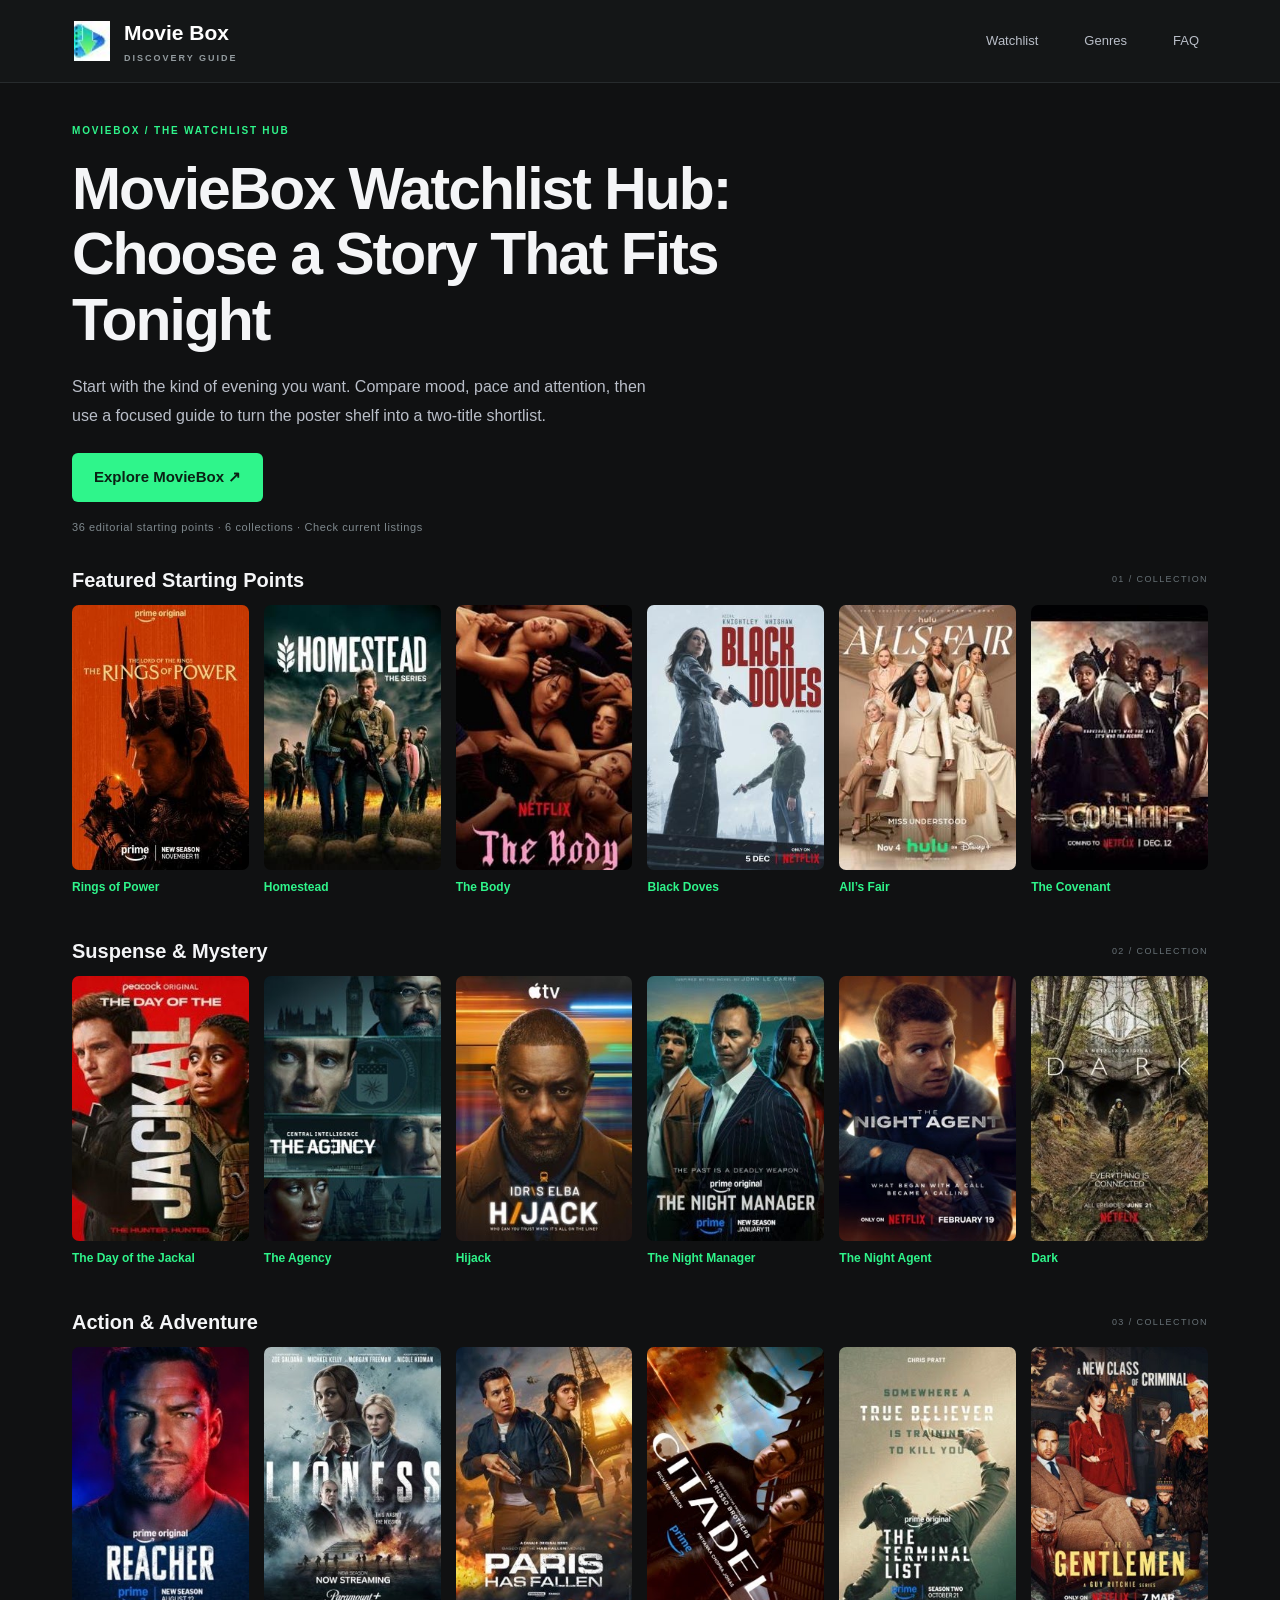
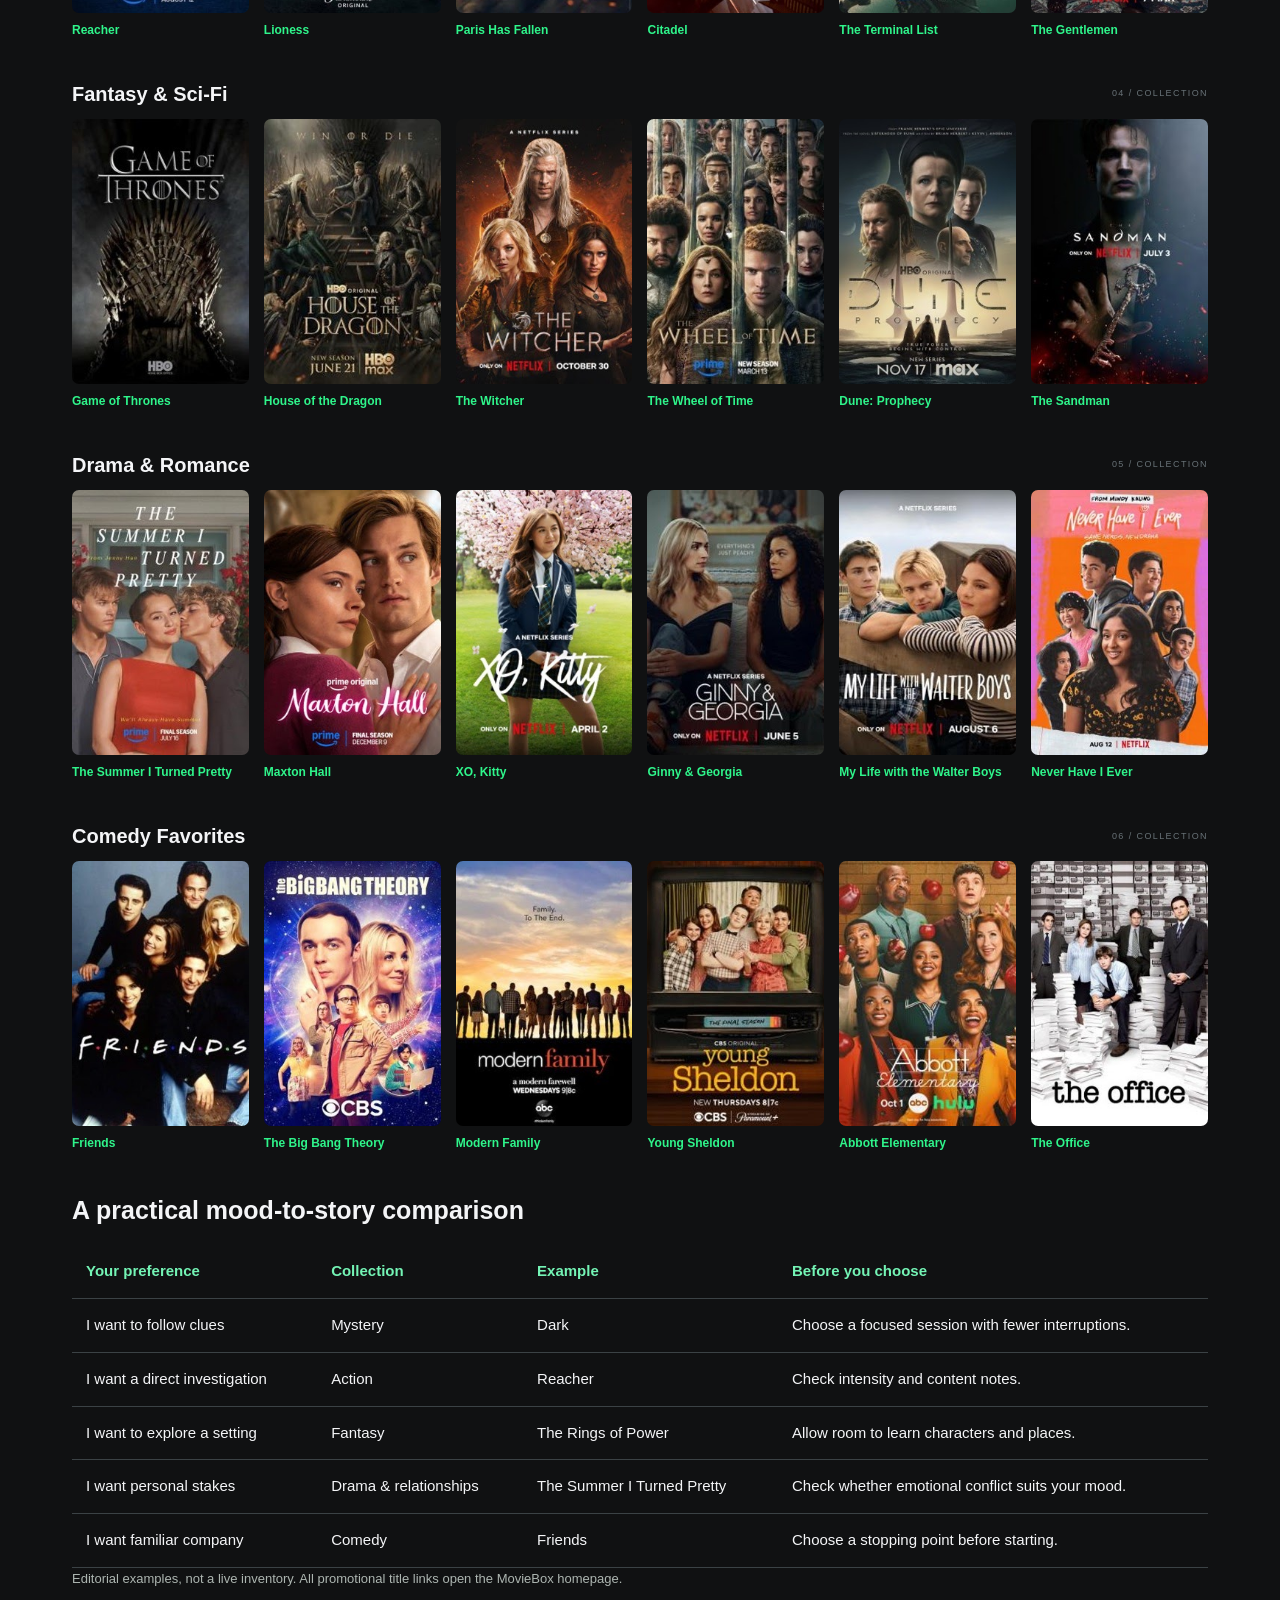
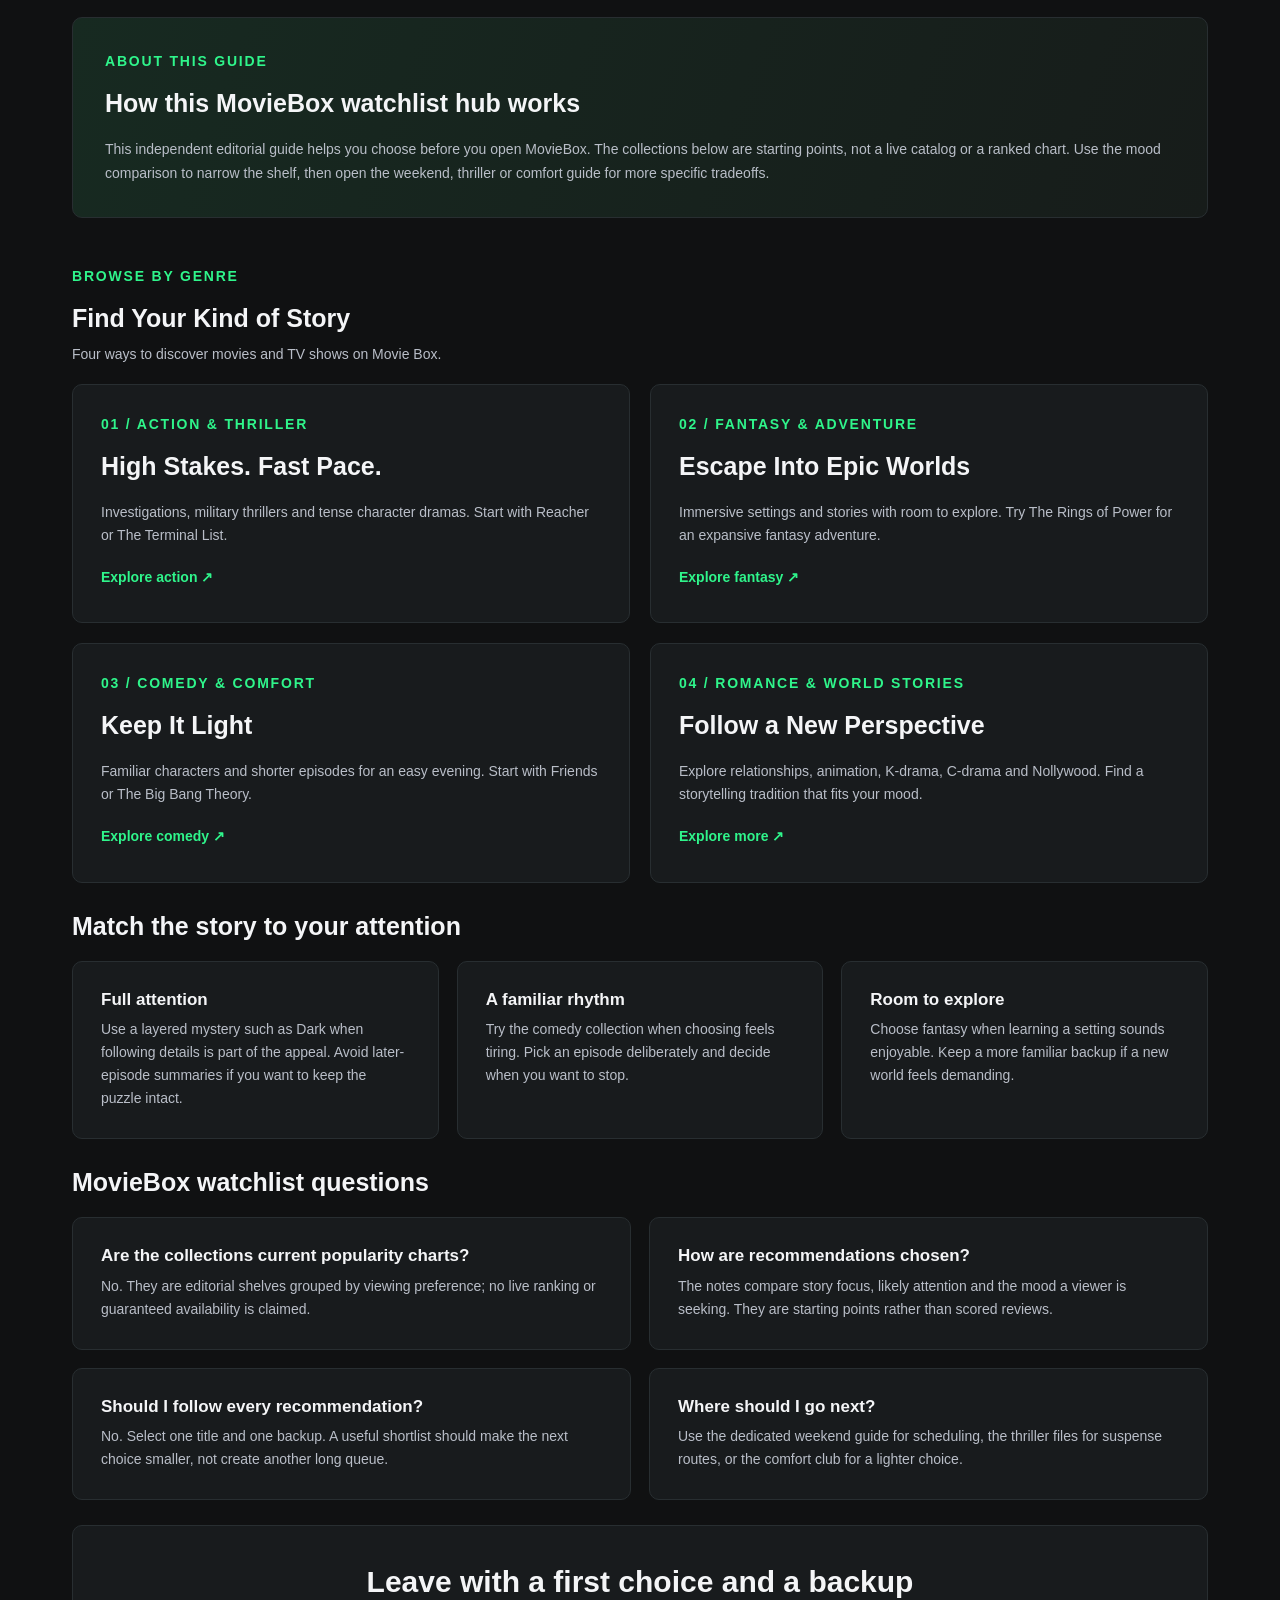
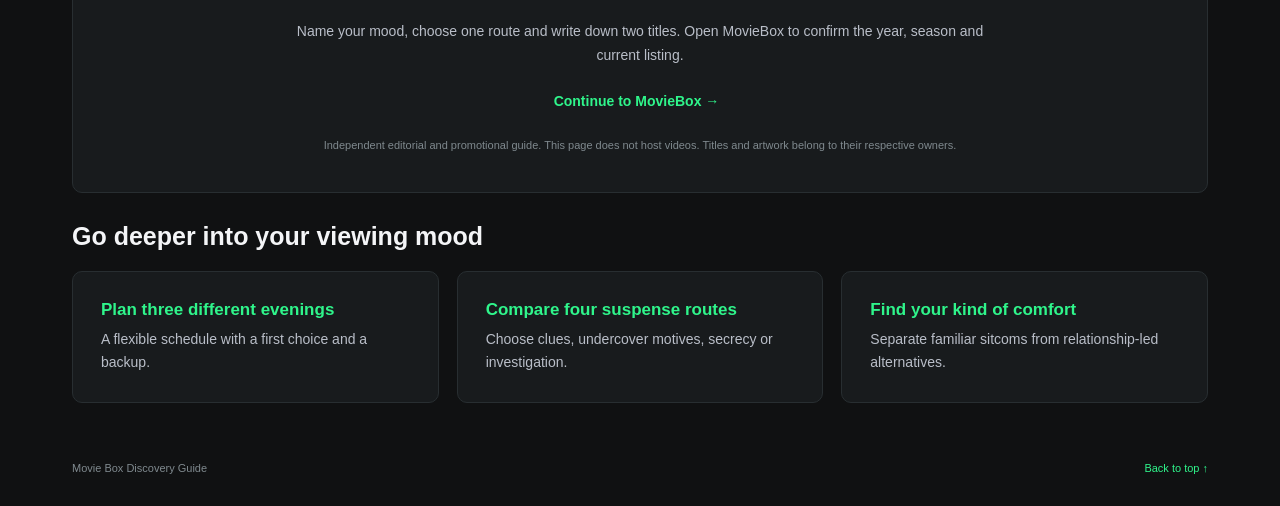
<file: index.html>
<!doctype html><html lang="en"><head>
<!-- Google tag -->
<script async src="https://www.googletagmanager.com/gtag/js?id=G-G60GH1EZV3"></script>
<script>
  window.dataLayer = window.dataLayer || [];
  function gtag(){dataLayer.push(arguments);}
  gtag('js', new Date());
  gtag('config', 'G-G60GH1EZV3');
</script>
<meta charset="utf-8"><meta name="viewport" content="width=device-width,initial-scale=1"><title>MovieBox Watchlist Hub | Choose by Mood, Pace &amp; Attention</title><meta name="description" content="Build a practical MovieBox shortlist with editorial collections, mood and attention comparisons, plus dedicated weekend, thriller and comfort guides."><meta name="keywords" content="movie box, MovieBox, movies, TV shows, recommendations"><meta name="theme-color" content="#101112"><meta property="og:type" content="website"><meta property="og:title" content="MovieBox Watchlist Hub | Choose by Mood, Pace &amp; Attention"><meta property="og:description" content="Build a practical MovieBox shortlist with editorial collections, mood and attention comparisons, plus dedicated weekend, thriller and comfort guides."><meta property="og:url" content="https://ajingyx.github.io/movie-box/"><meta property="og:image" content="https://ajingyx.github.io/movie-box/assets/poster-01.jpg"><link rel="canonical" href="https://ajingyx.github.io/movie-box/"><link rel="icon" href="assets/logo.png"><link rel="stylesheet" href="styles.css"></head><body><a class="skip" href="#main">Skip to content</a><header><div class="shell header-inner"><a class="brand" href="#"><img src="assets/logo.png" alt="MovieBox logo"><span>Movie Box <small>DISCOVERY GUIDE</small></span></a><nav aria-label="Main navigation"><a href="#trending">Watchlist</a><a href="#genres">Genres</a><a href="#faq">FAQ</a></nav></div></header><main id="main" class="shell"><section class="hero"><p class="eyebrow">MOVIEBOX / THE WATCHLIST HUB</p><h1>MovieBox Watchlist Hub: Choose a Story That Fits Tonight</h1><p class="intro">Start with the kind of evening you want. Compare mood, pace and attention, then use a focused guide to turn the poster shelf into a two-title shortlist.</p><a class="cta" href="https://themoviebox.xyz?utm_source=sitesgithub" target="_blank" rel="sponsored noopener">Explore MovieBox ↗</a><p class="hero-note">36 editorial starting points · 6 collections · Check current listings</p></section><div class="collections"><section class="collection" id="trending" aria-labelledby="trending-title"><div class="row-heading"><h2 id="trending-title">Featured Starting Points</h2><span>01 / COLLECTION</span></div><div class="poster-grid"><article class="poster-card"><img src="assets/poster-01.jpg" alt="Rings of Power poster" width="250" height="375" loading="eager"><a class="poster-title" href="https://themoviebox.xyz?utm_source=sitesgithub" target="_blank" rel="sponsored noopener">Rings of Power</a></article><article class="poster-card"><img src="assets/poster-02.jpg" alt="Homestead poster" width="250" height="375" loading="eager"><a class="poster-title" href="https://themoviebox.xyz?utm_source=sitesgithub" target="_blank" rel="sponsored noopener">Homestead</a></article><article class="poster-card"><img src="assets/poster-03.jpg" alt="The Body poster" width="250" height="375" loading="eager"><a class="poster-title" href="https://themoviebox.xyz?utm_source=sitesgithub" target="_blank" rel="sponsored noopener">The Body</a></article><article class="poster-card"><img src="assets/poster-04.jpg" alt="Black Doves poster" width="250" height="375" loading="eager"><a class="poster-title" href="https://themoviebox.xyz?utm_source=sitesgithub" target="_blank" rel="sponsored noopener">Black Doves</a></article><article class="poster-card"><img src="assets/poster-05.jpg" alt="All’s Fair poster" width="250" height="375" loading="eager"><a class="poster-title" href="https://themoviebox.xyz?utm_source=sitesgithub" target="_blank" rel="sponsored noopener">All’s Fair</a></article><article class="poster-card"><img src="assets/poster-06.jpg" alt="The Covenant poster" width="250" height="375" loading="eager"><a class="poster-title" href="https://themoviebox.xyz?utm_source=sitesgithub" target="_blank" rel="sponsored noopener">The Covenant</a></article></div></section><section class="collection" id="mystery" aria-labelledby="mystery-title"><div class="row-heading"><h2 id="mystery-title">Suspense &amp; Mystery</h2><span>02 / COLLECTION</span></div><div class="poster-grid"><article class="poster-card"><img src="assets/poster-07.jpg" alt="The Day of the Jackal poster" width="250" height="375" loading="lazy"><a class="poster-title" href="https://themoviebox.xyz?utm_source=sitesgithub" target="_blank" rel="sponsored noopener">The Day of the Jackal</a></article><article class="poster-card"><img src="assets/poster-08.jpg" alt="The Agency poster" width="250" height="375" loading="lazy"><a class="poster-title" href="https://themoviebox.xyz?utm_source=sitesgithub" target="_blank" rel="sponsored noopener">The Agency</a></article><article class="poster-card"><img src="assets/poster-09.jpg" alt="Hijack poster" width="250" height="375" loading="lazy"><a class="poster-title" href="https://themoviebox.xyz?utm_source=sitesgithub" target="_blank" rel="sponsored noopener">Hijack</a></article><article class="poster-card"><img src="assets/poster-10.jpg" alt="The Night Manager poster" width="250" height="375" loading="lazy"><a class="poster-title" href="https://themoviebox.xyz?utm_source=sitesgithub" target="_blank" rel="sponsored noopener">The Night Manager</a></article><article class="poster-card"><img src="assets/poster-11.jpg" alt="The Night Agent poster" width="250" height="375" loading="lazy"><a class="poster-title" href="https://themoviebox.xyz?utm_source=sitesgithub" target="_blank" rel="sponsored noopener">The Night Agent</a></article><article class="poster-card"><img src="assets/poster-12.jpg" alt="Dark poster" width="250" height="375" loading="lazy"><a class="poster-title" href="https://themoviebox.xyz?utm_source=sitesgithub" target="_blank" rel="sponsored noopener">Dark</a></article></div></section><section class="collection" id="action" aria-labelledby="action-title"><div class="row-heading"><h2 id="action-title">Action &amp; Adventure</h2><span>03 / COLLECTION</span></div><div class="poster-grid"><article class="poster-card"><img src="assets/poster-13.jpg" alt="Reacher poster" width="250" height="375" loading="lazy"><a class="poster-title" href="https://themoviebox.xyz?utm_source=sitesgithub" target="_blank" rel="sponsored noopener">Reacher</a></article><article class="poster-card"><img src="assets/poster-14.jpg" alt="Lioness poster" width="250" height="375" loading="lazy"><a class="poster-title" href="https://themoviebox.xyz?utm_source=sitesgithub" target="_blank" rel="sponsored noopener">Lioness</a></article><article class="poster-card"><img src="assets/poster-15.jpg" alt="Paris Has Fallen poster" width="250" height="375" loading="lazy"><a class="poster-title" href="https://themoviebox.xyz?utm_source=sitesgithub" target="_blank" rel="sponsored noopener">Paris Has Fallen</a></article><article class="poster-card"><img src="assets/poster-16.jpg" alt="Citadel poster" width="250" height="375" loading="lazy"><a class="poster-title" href="https://themoviebox.xyz?utm_source=sitesgithub" target="_blank" rel="sponsored noopener">Citadel</a></article><article class="poster-card"><img src="assets/poster-17.jpg" alt="The Terminal List poster" width="250" height="375" loading="lazy"><a class="poster-title" href="https://themoviebox.xyz?utm_source=sitesgithub" target="_blank" rel="sponsored noopener">The Terminal List</a></article><article class="poster-card"><img src="assets/poster-18.jpg" alt="The Gentlemen poster" width="250" height="375" loading="lazy"><a class="poster-title" href="https://themoviebox.xyz?utm_source=sitesgithub" target="_blank" rel="sponsored noopener">The Gentlemen</a></article></div></section><section class="collection" id="fantasy" aria-labelledby="fantasy-title"><div class="row-heading"><h2 id="fantasy-title">Fantasy &amp; Sci-Fi</h2><span>04 / COLLECTION</span></div><div class="poster-grid"><article class="poster-card"><img src="assets/poster-19.jpg" alt="Game of Thrones poster" width="250" height="375" loading="lazy"><a class="poster-title" href="https://themoviebox.xyz?utm_source=sitesgithub" target="_blank" rel="sponsored noopener">Game of Thrones</a></article><article class="poster-card"><img src="assets/poster-20.jpg" alt="House of the Dragon poster" width="250" height="375" loading="lazy"><a class="poster-title" href="https://themoviebox.xyz?utm_source=sitesgithub" target="_blank" rel="sponsored noopener">House of the Dragon</a></article><article class="poster-card"><img src="assets/poster-21.jpg" alt="The Witcher poster" width="250" height="375" loading="lazy"><a class="poster-title" href="https://themoviebox.xyz?utm_source=sitesgithub" target="_blank" rel="sponsored noopener">The Witcher</a></article><article class="poster-card"><img src="assets/poster-22.jpg" alt="The Wheel of Time poster" width="250" height="375" loading="lazy"><a class="poster-title" href="https://themoviebox.xyz?utm_source=sitesgithub" target="_blank" rel="sponsored noopener">The Wheel of Time</a></article><article class="poster-card"><img src="assets/poster-23.jpg" alt="Dune: Prophecy poster" width="250" height="375" loading="lazy"><a class="poster-title" href="https://themoviebox.xyz?utm_source=sitesgithub" target="_blank" rel="sponsored noopener">Dune: Prophecy</a></article><article class="poster-card"><img src="assets/poster-24.jpg" alt="The Sandman poster" width="250" height="375" loading="lazy"><a class="poster-title" href="https://themoviebox.xyz?utm_source=sitesgithub" target="_blank" rel="sponsored noopener">The Sandman</a></article></div></section><section class="collection" id="romance" aria-labelledby="romance-title"><div class="row-heading"><h2 id="romance-title">Drama &amp; Romance</h2><span>05 / COLLECTION</span></div><div class="poster-grid"><article class="poster-card"><img src="assets/poster-25.jpg" alt="The Summer I Turned Pretty poster" width="250" height="375" loading="lazy"><a class="poster-title" href="https://themoviebox.xyz?utm_source=sitesgithub" target="_blank" rel="sponsored noopener">The Summer I Turned Pretty</a></article><article class="poster-card"><img src="assets/poster-26.jpg" alt="Maxton Hall poster" width="250" height="375" loading="lazy"><a class="poster-title" href="https://themoviebox.xyz?utm_source=sitesgithub" target="_blank" rel="sponsored noopener">Maxton Hall</a></article><article class="poster-card"><img src="assets/poster-27.jpg" alt="XO, Kitty poster" width="250" height="375" loading="lazy"><a class="poster-title" href="https://themoviebox.xyz?utm_source=sitesgithub" target="_blank" rel="sponsored noopener">XO, Kitty</a></article><article class="poster-card"><img src="assets/poster-28.jpg" alt="Ginny &amp; Georgia poster" width="250" height="375" loading="lazy"><a class="poster-title" href="https://themoviebox.xyz?utm_source=sitesgithub" target="_blank" rel="sponsored noopener">Ginny &amp; Georgia</a></article><article class="poster-card"><img src="assets/poster-29.jpg" alt="My Life with the Walter Boys poster" width="250" height="375" loading="lazy"><a class="poster-title" href="https://themoviebox.xyz?utm_source=sitesgithub" target="_blank" rel="sponsored noopener">My Life with the Walter Boys</a></article><article class="poster-card"><img src="assets/poster-30.jpg" alt="Never Have I Ever poster" width="250" height="375" loading="lazy"><a class="poster-title" href="https://themoviebox.xyz?utm_source=sitesgithub" target="_blank" rel="sponsored noopener">Never Have I Ever</a></article></div></section><section class="collection" id="comedy" aria-labelledby="comedy-title"><div class="row-heading"><h2 id="comedy-title">Comedy Favorites</h2><span>06 / COLLECTION</span></div><div class="poster-grid"><article class="poster-card"><img src="assets/poster-31.jpg" alt="Friends poster" width="250" height="375" loading="lazy"><a class="poster-title" href="https://themoviebox.xyz?utm_source=sitesgithub" target="_blank" rel="sponsored noopener">Friends</a></article><article class="poster-card"><img src="assets/poster-32.jpg" alt="The Big Bang Theory poster" width="250" height="375" loading="lazy"><a class="poster-title" href="https://themoviebox.xyz?utm_source=sitesgithub" target="_blank" rel="sponsored noopener">The Big Bang Theory</a></article><article class="poster-card"><img src="assets/poster-33.jpg" alt="Modern Family poster" width="250" height="375" loading="lazy"><a class="poster-title" href="https://themoviebox.xyz?utm_source=sitesgithub" target="_blank" rel="sponsored noopener">Modern Family</a></article><article class="poster-card"><img src="assets/poster-34.jpg" alt="Young Sheldon poster" width="250" height="375" loading="lazy"><a class="poster-title" href="https://themoviebox.xyz?utm_source=sitesgithub" target="_blank" rel="sponsored noopener">Young Sheldon</a></article><article class="poster-card"><img src="assets/poster-35.jpg" alt="Abbott Elementary poster" width="250" height="375" loading="lazy"><a class="poster-title" href="https://themoviebox.xyz?utm_source=sitesgithub" target="_blank" rel="sponsored noopener">Abbott Elementary</a></article><article class="poster-card"><img src="assets/poster-36.jpg" alt="The Office poster" width="250" height="375" loading="lazy"><a class="poster-title" href="https://themoviebox.xyz?utm_source=sitesgithub" target="_blank" rel="sponsored noopener">The Office</a></article></div></section></div><section class="decision-guide" id="watchlist"><h2>A practical mood-to-story comparison</h2><div class="table-wrap" role="region" aria-label="A practical mood-to-story comparison" tabindex="0"><table><thead><tr><th scope="col">Your preference</th><th scope="col">Collection</th><th scope="col">Example</th><th scope="col">Before you choose</th></tr></thead><tbody><tr><td>I want to follow clues</td><td>Mystery</td><td>Dark</td><td>Choose a focused session with fewer interruptions.</td></tr><tr><td>I want a direct investigation</td><td>Action</td><td>Reacher</td><td>Check intensity and content notes.</td></tr><tr><td>I want to explore a setting</td><td>Fantasy</td><td>The Rings of Power</td><td>Allow room to learn characters and places.</td></tr><tr><td>I want personal stakes</td><td>Drama &amp; relationships</td><td>The Summer I Turned Pretty</td><td>Check whether emotional conflict suits your mood.</td></tr><tr><td>I want familiar company</td><td>Comedy</td><td>Friends</td><td>Choose a stopping point before starting.</td></tr></tbody></table></div><p class="guide-note">Editorial examples, not a live inventory. All promotional title links open the MovieBox homepage.</p></section><section class="about"><article class="panel"><p class="eyebrow">ABOUT THIS GUIDE</p><h2>How this MovieBox watchlist hub works</h2><p>This independent editorial guide helps you choose before you open MovieBox. The collections below are starting points, not a live catalog or a ranked chart. Use the mood comparison to narrow the shelf, then open the weekend, thriller or comfort guide for more specific tradeoffs.</p></article></section><section id="genres"><article class="panel section-intro"><p class="eyebrow">BROWSE BY GENRE</p><h2>Find Your Kind of Story</h2><p>Four ways to discover movies and TV shows on Movie Box.</p></article><div class="two-col genre-grid"><article class="panel "><p class="eyebrow">01 / ACTION &amp; THRILLER</p><h2>High Stakes. Fast Pace.</h2><p>Investigations, military thrillers and tense character dramas. Start with Reacher or The Terminal List.</p><p><a class="text-link" href="https://themoviebox.xyz?utm_source=sitesgithub" target="_blank" rel="sponsored noopener">Explore action ↗</a></p></article><article class="panel "><p class="eyebrow">02 / FANTASY &amp; ADVENTURE</p><h2>Escape Into Epic Worlds</h2><p>Immersive settings and stories with room to explore. Try The Rings of Power for an expansive fantasy adventure.</p><p><a class="text-link" href="https://themoviebox.xyz?utm_source=sitesgithub" target="_blank" rel="sponsored noopener">Explore fantasy ↗</a></p></article><article class="panel "><p class="eyebrow">03 / COMEDY &amp; COMFORT</p><h2>Keep It Light</h2><p>Familiar characters and shorter episodes for an easy evening. Start with Friends or The Big Bang Theory.</p><p><a class="text-link" href="https://themoviebox.xyz?utm_source=sitesgithub" target="_blank" rel="sponsored noopener">Explore comedy ↗</a></p></article><article class="panel "><p class="eyebrow">04 / ROMANCE &amp; WORLD STORIES</p><h2>Follow a New Perspective</h2><p>Explore relationships, animation, K-drama, C-drama and Nollywood. Find a storytelling tradition that fits your mood.</p><p><a class="text-link" href="https://themoviebox.xyz?utm_source=sitesgithub" target="_blank" rel="sponsored noopener">Explore more ↗</a></p></article></div></section><section class="guide-method"><h2>Match the story to your attention</h2><div class="guide-grid"><article class="panel"><h3>Full attention</h3><p>Use a layered mystery such as Dark when following details is part of the appeal. Avoid later-episode summaries if you want to keep the puzzle intact.</p></article><article class="panel"><h3>A familiar rhythm</h3><p>Try the comedy collection when choosing feels tiring. Pick an episode deliberately and decide when you want to stop.</p></article><article class="panel"><h3>Room to explore</h3><p>Choose fantasy when learning a setting sounds enjoyable. Keep a more familiar backup if a new world feels demanding.</p></article></div></section><section id="faq"><h2>MovieBox watchlist questions</h2><div class="guide-grid faq-grid"><article class="panel"><h3>Are the collections current popularity charts?</h3><p>No. They are editorial shelves grouped by viewing preference; no live ranking or guaranteed availability is claimed.</p></article><article class="panel"><h3>How are recommendations chosen?</h3><p>The notes compare story focus, likely attention and the mood a viewer is seeking. They are starting points rather than scored reviews.</p></article><article class="panel"><h3>Should I follow every recommendation?</h3><p>No. Select one title and one backup. A useful shortlist should make the next choice smaller, not create another long queue.</p></article><article class="panel"><h3>Where should I go next?</h3><p>Use the dedicated weekend guide for scheduling, the thriller files for suspense routes, or the comfort club for a lighter choice.</p></article></div></section><section class="closing"><article class="panel"><h2>Leave with a first choice and a backup</h2><p>Name your mood, choose one route and write down two titles. Open MovieBox to confirm the year, season and current listing.</p><p><a class="text-link" href="https://themoviebox.xyz?utm_source=sitesgithub" rel="sponsored">Continue to MovieBox →</a></p><p class="guide-note">Independent editorial and promotional guide. This page does not host videos. Titles and artwork belong to their respective owners.</p></article></section><section id="new-editions"><h2>Go deeper into your viewing mood</h2><div class="guide-grid"><article class="panel"><h3><a href="moviebox-weekend/">Plan three different evenings</a></h3><p>A flexible schedule with a first choice and a backup.</p></article><article class="panel"><h3><a href="moviebox-thriller/">Compare four suspense routes</a></h3><p>Choose clues, undercover motives, secrecy or investigation.</p></article><article class="panel"><h3><a href="moviebox-comfort/">Find your kind of comfort</a></h3><p>Separate familiar sitcoms from relationship-led alternatives.</p></article></div></section></main><footer class="shell"><span>Movie Box Discovery Guide</span><a href="#main">Back to top ↑</a></footer></body></html>
</file>
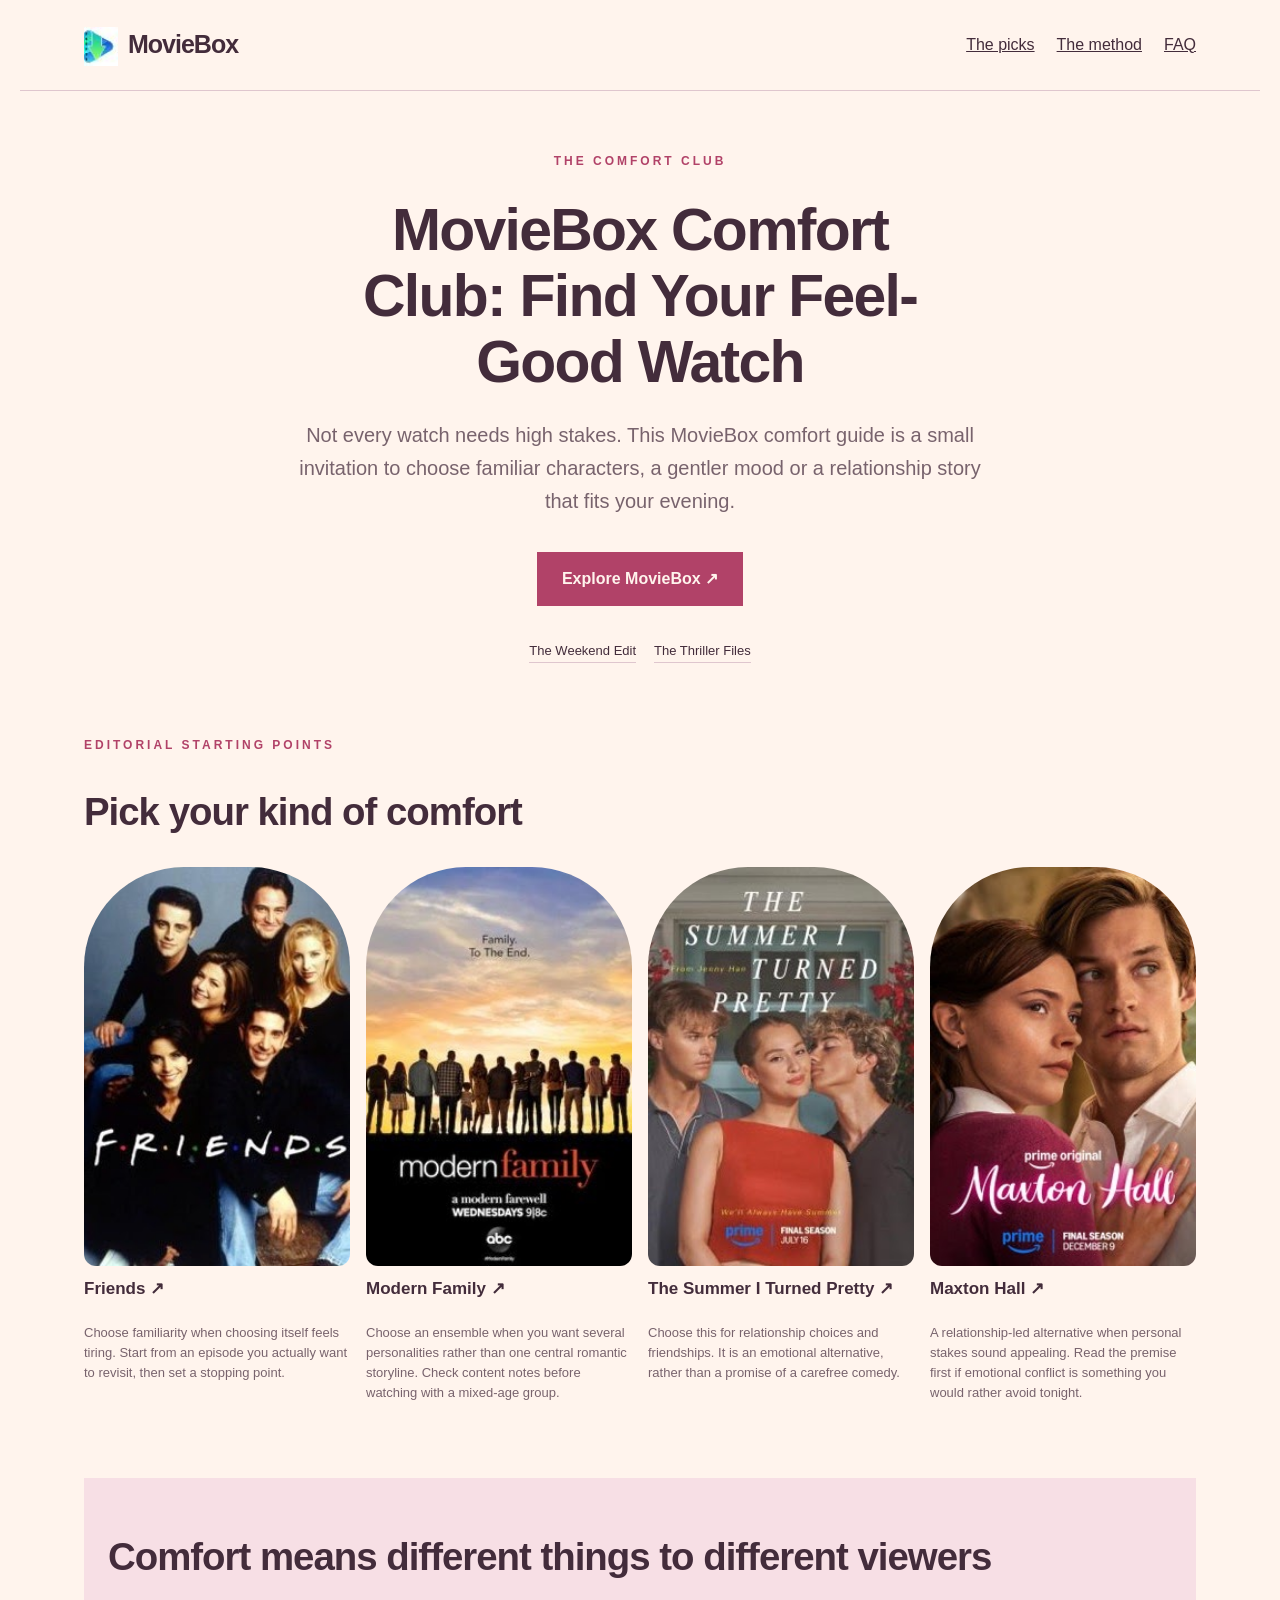
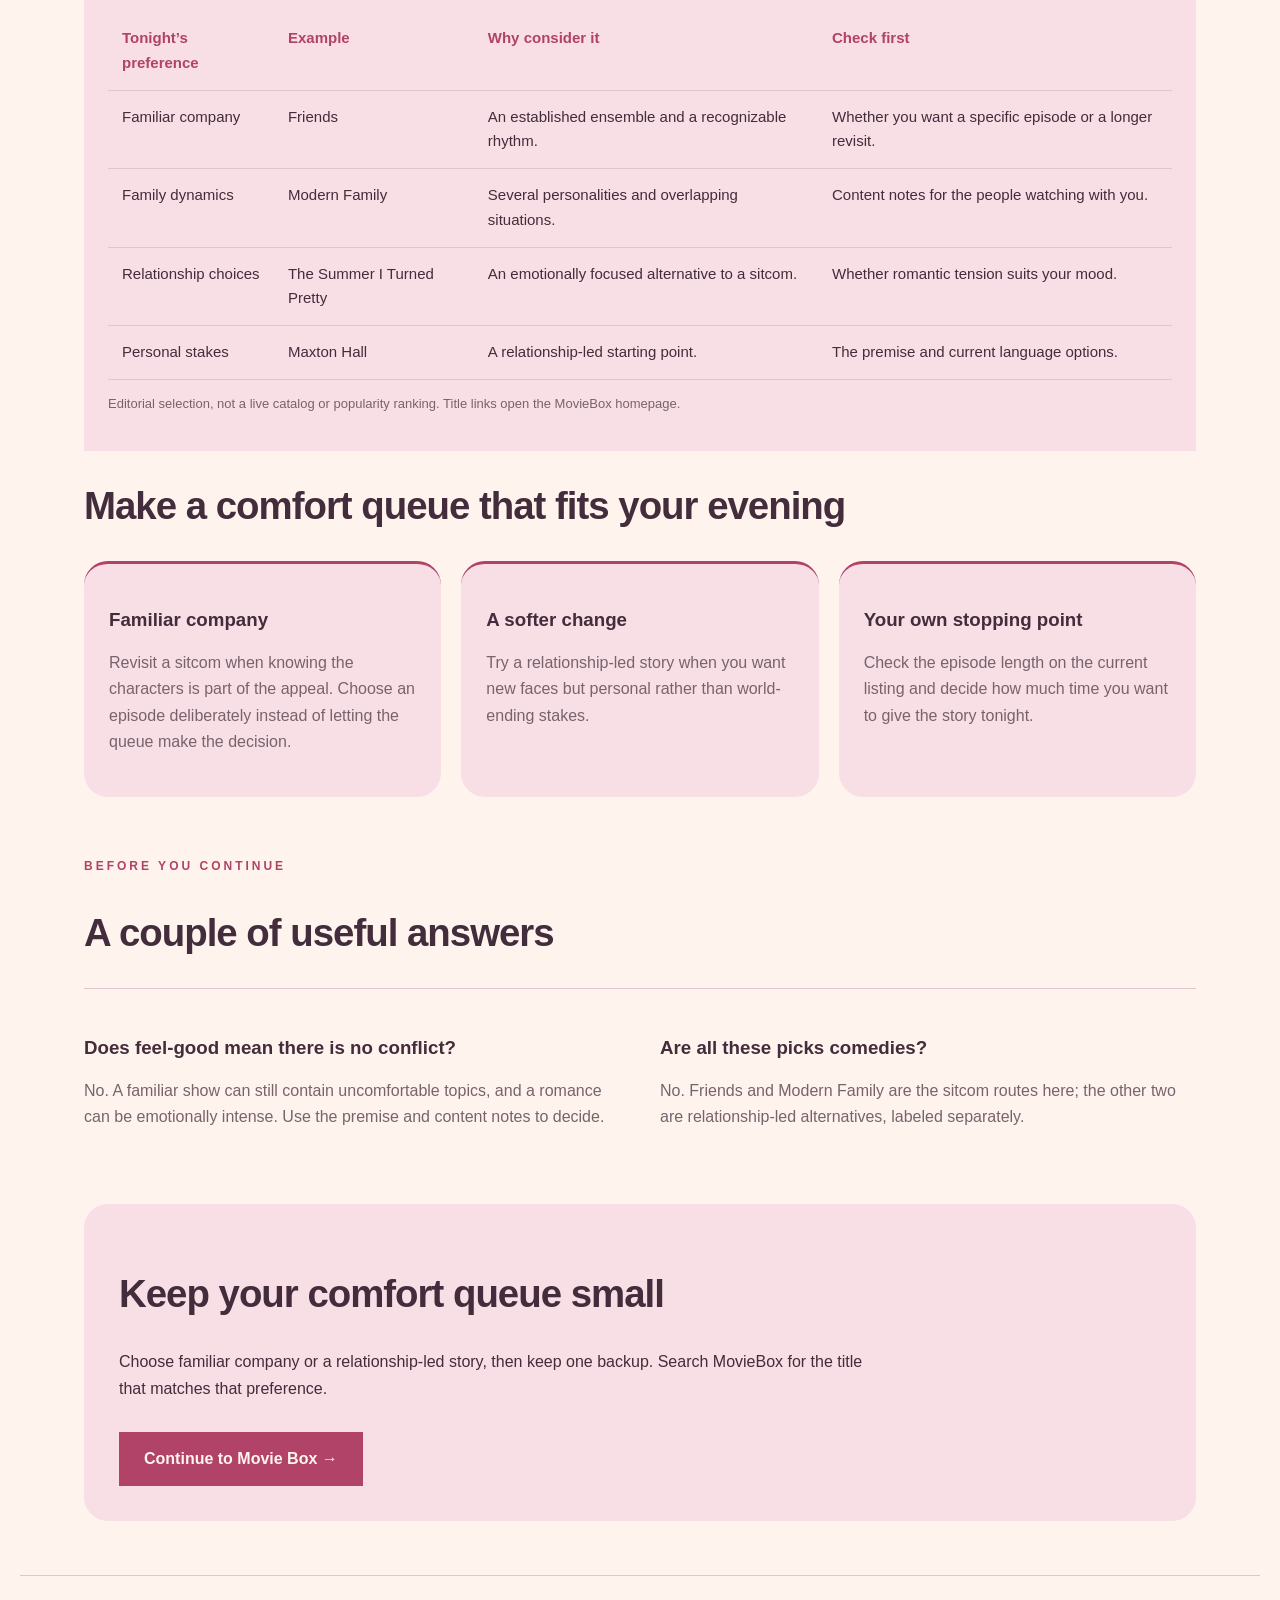
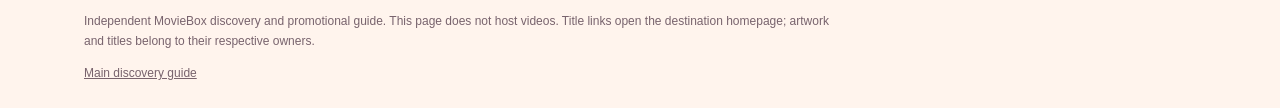
<file: moviebox-comfort/index.html>
<!doctype html><html lang="en"><head><meta charset="utf-8"><meta name="viewport" content="width=device-width,initial-scale=1"><title>MovieBox Comfort Club | Comedy &amp; Feel-Good Watch Ideas</title><meta name="description" content="Find a lighter MovieBox watch with comfort comedies, familiar ensembles and relationship-led stories. Create a relaxed queue without endless scrolling."><meta name="keywords" content="moviebox comedy, movie box comfort watch, feel good series"><meta name="robots" content="index,follow"><link rel="canonical" href="https://ajingyx.github.io/movie-box/moviebox-comfort/"><meta property="og:type" content="website"><meta property="og:title" content="MovieBox Comfort Club | Comedy &amp; Feel-Good Watch Ideas"><meta property="og:description" content="Find a lighter MovieBox watch with comfort comedies, familiar ensembles and relationship-led stories. Create a relaxed queue without endless scrolling."><meta property="og:url" content="https://ajingyx.github.io/movie-box/moviebox-comfort/"><meta property="og:image" content="https://ajingyx.github.io/movie-box/assets/poster-31.jpg"><link rel="stylesheet" href="../editions.css"><script async src="https://www.googletagmanager.com/gtag/js?id=G-G60GH1EZV3"></script><script>window.dataLayer=window.dataLayer||[];function gtag(){dataLayer.push(arguments);}gtag('js',new Date());gtag('config','G-G60GH1EZV3');</script></head><body class="peach"><a class="skip" href="#main">Skip to content</a><header><a class="brand" href="../"><img src="../assets/logo.png" alt="MovieBox">MovieBox</a><nav aria-label="Page navigation"><a href="#picks">The picks</a><a href="#method">The method</a><a href="#faq">FAQ</a></nav></header><main id="main"><section class="hero"><span class="eyebrow">THE COMFORT CLUB</span><h1>MovieBox Comfort Club: Find Your Feel-Good Watch</h1><p class="intro">Not every watch needs high stakes. This MovieBox comfort guide is a small invitation to choose familiar characters, a gentler mood or a relationship story that fits your evening.</p><a class="cta" href="https://themoviebox.xyz?utm_source=sitesgithub3">Explore MovieBox ↗</a><div class="index"><a href="../moviebox-weekend/">The Weekend Edit</a><a href="../moviebox-thriller/">The Thriller Files</a></div></section><section class="collection" id="picks"><span class="eyebrow">EDITORIAL STARTING POINTS</span><h2>Pick your kind of comfort</h2><div class="cards"><article class="card"><img src="../assets/poster-31.jpg" alt="Friends poster" loading="lazy" width="250" height="375"><h3><a href="https://themoviebox.xyz?utm_source=sitesgithub3" rel="sponsored">Friends ↗</a></h3><p>Choose familiarity when choosing itself feels tiring. Start from an episode you actually want to revisit, then set a stopping point.</p></article><article class="card"><img src="../assets/poster-33.jpg" alt="Modern Family poster" loading="lazy" width="250" height="375"><h3><a href="https://themoviebox.xyz?utm_source=sitesgithub3" rel="sponsored">Modern Family ↗</a></h3><p>Choose an ensemble when you want several personalities rather than one central romantic storyline. Check content notes before watching with a mixed-age group.</p></article><article class="card"><img src="../assets/poster-25.jpg" alt="The Summer I Turned Pretty poster" loading="lazy" width="250" height="375"><h3><a href="https://themoviebox.xyz?utm_source=sitesgithub3" rel="sponsored">The Summer I Turned Pretty ↗</a></h3><p>Choose this for relationship choices and friendships. It is an emotional alternative, rather than a promise of a carefree comedy.</p></article><article class="card"><img src="../assets/poster-26.jpg" alt="Maxton Hall poster" loading="lazy" width="250" height="375"><h3><a href="https://themoviebox.xyz?utm_source=sitesgithub3" rel="sponsored">Maxton Hall ↗</a></h3><p>A relationship-led alternative when personal stakes sound appealing. Read the premise first if emotional conflict is something you would rather avoid tonight.</p></article></div></section><section class="comparison"><h2>Comfort means different things to different viewers</h2><div class="table-wrap" role="region" aria-label="Comfort means different things to different viewers" tabindex="0"><table><thead><tr><th scope="col">Tonight’s preference</th><th scope="col">Example</th><th scope="col">Why consider it</th><th scope="col">Check first</th></tr></thead><tbody><tr><td>Familiar company</td><td>Friends</td><td>An established ensemble and a recognizable rhythm.</td><td>Whether you want a specific episode or a longer revisit.</td></tr><tr><td>Family dynamics</td><td>Modern Family</td><td>Several personalities and overlapping situations.</td><td>Content notes for the people watching with you.</td></tr><tr><td>Relationship choices</td><td>The Summer I Turned Pretty</td><td>An emotionally focused alternative to a sitcom.</td><td>Whether romantic tension suits your mood.</td></tr><tr><td>Personal stakes</td><td>Maxton Hall</td><td>A relationship-led starting point.</td><td>The premise and current language options.</td></tr></tbody></table></div><p class="editorial-note">Editorial selection, not a live catalog or popularity ranking. Title links open the MovieBox homepage.</p></section><section id="method"><h2>Make a comfort queue that fits your evening</h2><div class="method"><article><h3>Familiar company</h3><p>Revisit a sitcom when knowing the characters is part of the appeal. Choose an episode deliberately instead of letting the queue make the decision.</p></article><article><h3>A softer change</h3><p>Try a relationship-led story when you want new faces but personal rather than world-ending stakes.</p></article><article><h3>Your own stopping point</h3><p>Check the episode length on the current listing and decide how much time you want to give the story tonight.</p></article></div></section><section id="faq"><span class="eyebrow">BEFORE YOU CONTINUE</span><h2>A couple of useful answers</h2><div class="faq"><article><h3>Does feel-good mean there is no conflict?</h3><p>No. A familiar show can still contain uncomfortable topics, and a romance can be emotionally intense. Use the premise and content notes to decide.</p></article><article><h3>Are all these picks comedies?</h3><p>No. Friends and Modern Family are the sitcom routes here; the other two are relationship-led alternatives, labeled separately.</p></article></div></section><section class="closing"><h2>Keep your comfort queue small</h2><p>Choose familiar company or a relationship-led story, then keep one backup. Search MovieBox for the title that matches that preference.</p><a class="cta" href="https://themoviebox.xyz?utm_source=sitesgithub3">Continue to Movie Box →</a></section></main><footer><p>Independent MovieBox discovery and promotional guide. This page does not host videos. Title links open the destination homepage; artwork and titles belong to their respective owners.</p><a href="../">Main discovery guide</a></footer></body></html>
</file>
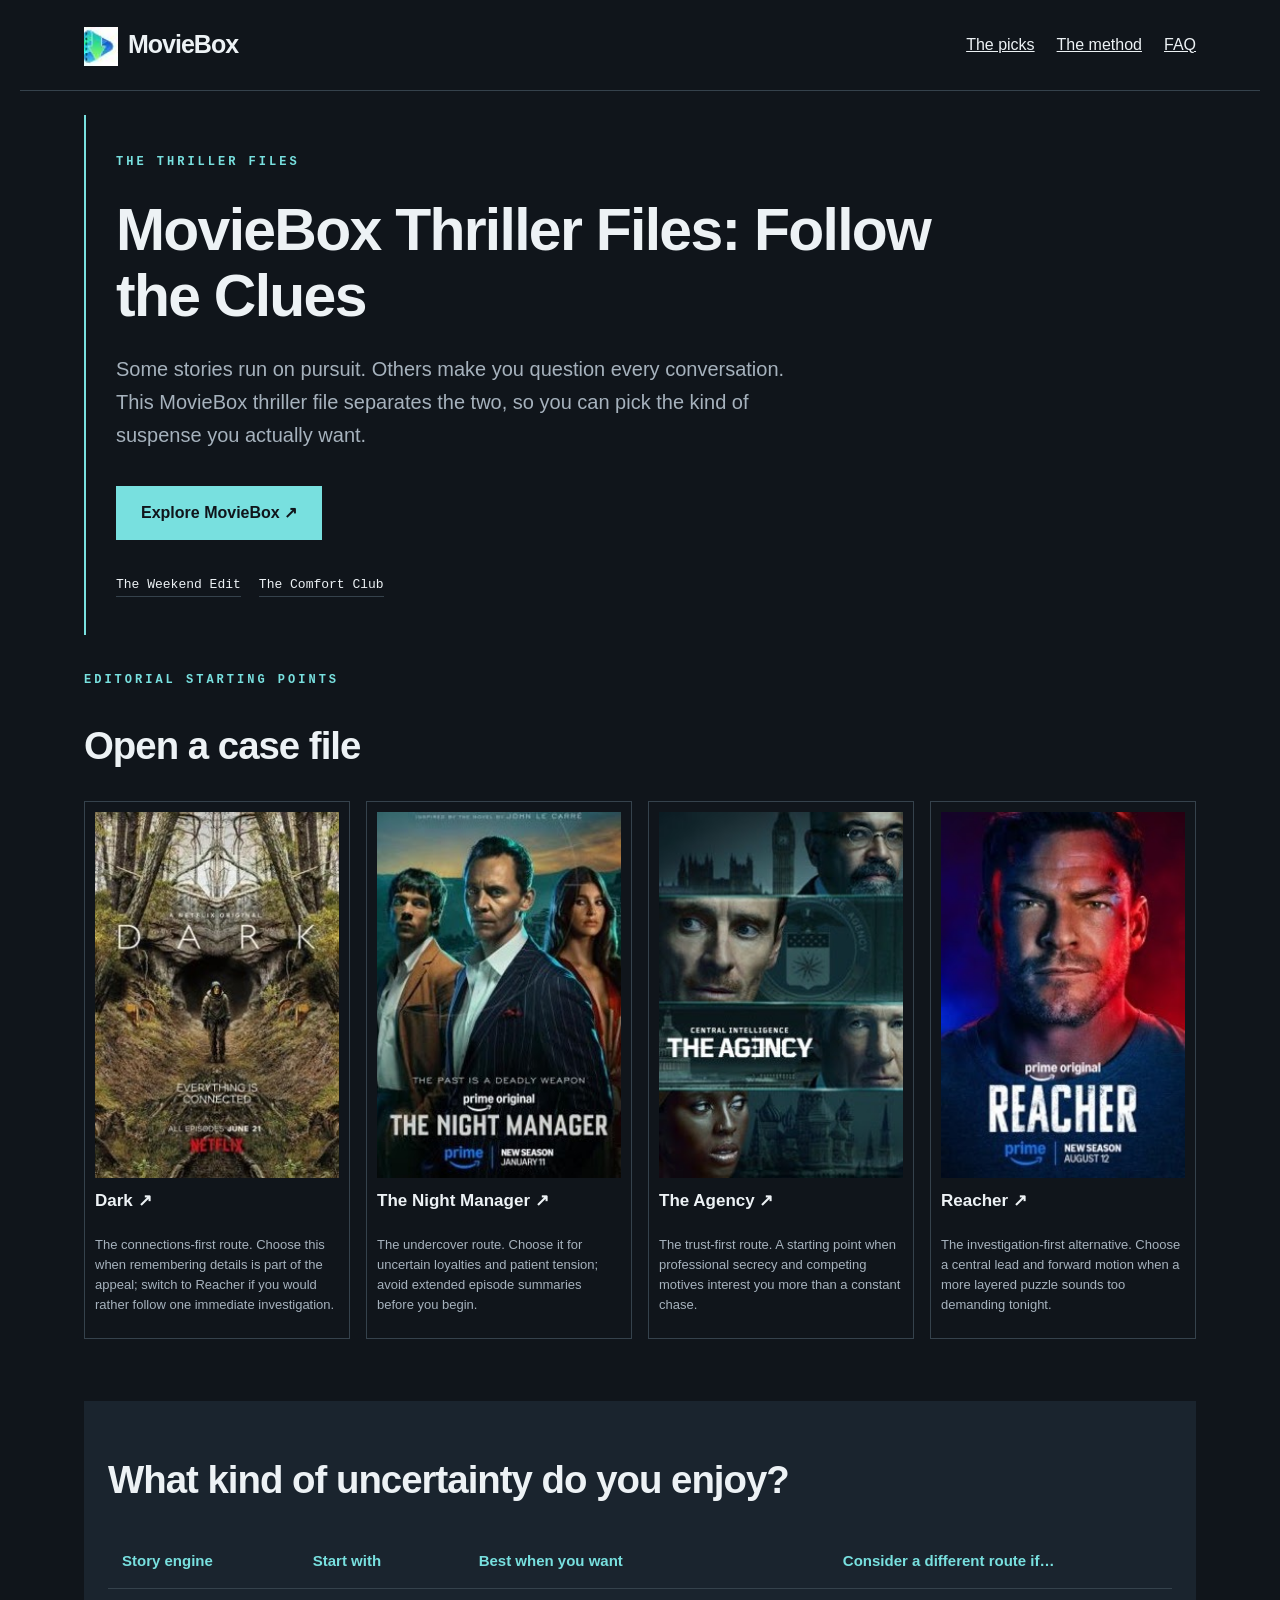
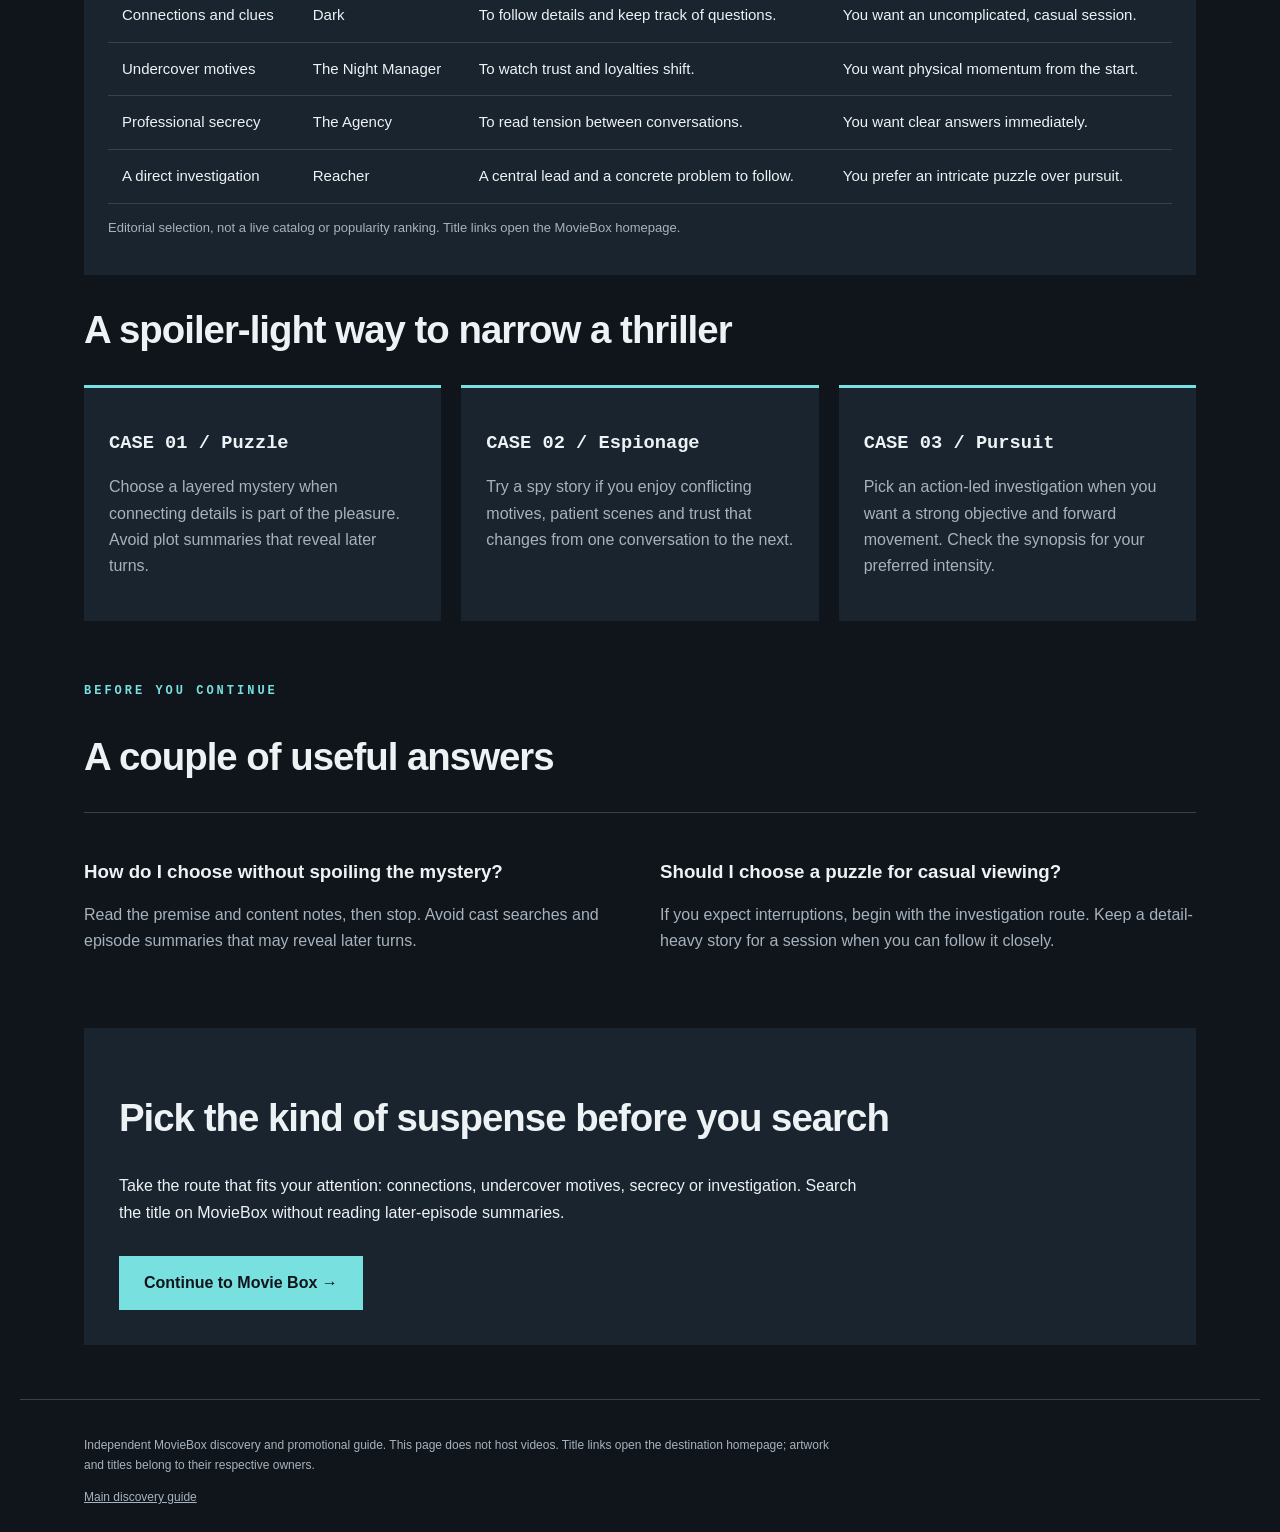
<file: moviebox-thriller/index.html>
<!doctype html><html lang="en"><head><meta charset="utf-8"><meta name="viewport" content="width=device-width,initial-scale=1"><title>MovieBox Thriller Files | Spy Stories &amp; Mystery Picks</title><meta name="description" content="Explore MovieBox thriller ideas through spy tension, layered mysteries and action-led investigations, with spoiler-free notes to help choose a starting point."><meta name="keywords" content="moviebox thriller, movie box mystery, spy series guide"><meta name="robots" content="index,follow"><link rel="canonical" href="https://ajingyx.github.io/movie-box/moviebox-thriller/"><meta property="og:type" content="website"><meta property="og:title" content="MovieBox Thriller Files | Spy Stories &amp; Mystery Picks"><meta property="og:description" content="Explore MovieBox thriller ideas through spy tension, layered mysteries and action-led investigations, with spoiler-free notes to help choose a starting point."><meta property="og:url" content="https://ajingyx.github.io/movie-box/moviebox-thriller/"><meta property="og:image" content="https://ajingyx.github.io/movie-box/assets/poster-12.jpg"><link rel="stylesheet" href="../editions.css"><script async src="https://www.googletagmanager.com/gtag/js?id=G-G60GH1EZV3"></script><script>window.dataLayer=window.dataLayer||[];function gtag(){dataLayer.push(arguments);}gtag('js',new Date());gtag('config','G-G60GH1EZV3');</script></head><body class="noir"><a class="skip" href="#main">Skip to content</a><header><a class="brand" href="../"><img src="../assets/logo.png" alt="MovieBox">MovieBox</a><nav aria-label="Page navigation"><a href="#picks">The picks</a><a href="#method">The method</a><a href="#faq">FAQ</a></nav></header><main id="main"><section class="hero"><span class="eyebrow">THE THRILLER FILES</span><h1>MovieBox Thriller Files: Follow the Clues</h1><p class="intro">Some stories run on pursuit. Others make you question every conversation. This MovieBox thriller file separates the two, so you can pick the kind of suspense you actually want.</p><a class="cta" href="https://themoviebox.xyz?utm_source=sitesgithub2">Explore MovieBox ↗</a><div class="index"><a href="../moviebox-weekend/">The Weekend Edit</a><a href="../moviebox-comfort/">The Comfort Club</a></div></section><section class="collection" id="picks"><span class="eyebrow">EDITORIAL STARTING POINTS</span><h2>Open a case file</h2><div class="cards"><article class="card"><img src="../assets/poster-12.jpg" alt="Dark poster" loading="lazy" width="250" height="375"><h3><a href="https://themoviebox.xyz?utm_source=sitesgithub2" rel="sponsored">Dark ↗</a></h3><p>The connections-first route. Choose this when remembering details is part of the appeal; switch to Reacher if you would rather follow one immediate investigation.</p></article><article class="card"><img src="../assets/poster-10.jpg" alt="The Night Manager poster" loading="lazy" width="250" height="375"><h3><a href="https://themoviebox.xyz?utm_source=sitesgithub2" rel="sponsored">The Night Manager ↗</a></h3><p>The undercover route. Choose it for uncertain loyalties and patient tension; avoid extended episode summaries before you begin.</p></article><article class="card"><img src="../assets/poster-08.jpg" alt="The Agency poster" loading="lazy" width="250" height="375"><h3><a href="https://themoviebox.xyz?utm_source=sitesgithub2" rel="sponsored">The Agency ↗</a></h3><p>The trust-first route. A starting point when professional secrecy and competing motives interest you more than a constant chase.</p></article><article class="card"><img src="../assets/poster-13.jpg" alt="Reacher poster" loading="lazy" width="250" height="375"><h3><a href="https://themoviebox.xyz?utm_source=sitesgithub2" rel="sponsored">Reacher ↗</a></h3><p>The investigation-first alternative. Choose a central lead and forward motion when a more layered puzzle sounds too demanding tonight.</p></article></div></section><section class="comparison"><h2>What kind of uncertainty do you enjoy?</h2><div class="table-wrap" role="region" aria-label="What kind of uncertainty do you enjoy?" tabindex="0"><table><thead><tr><th scope="col">Story engine</th><th scope="col">Start with</th><th scope="col">Best when you want</th><th scope="col">Consider a different route if…</th></tr></thead><tbody><tr><td>Connections and clues</td><td>Dark</td><td>To follow details and keep track of questions.</td><td>You want an uncomplicated, casual session.</td></tr><tr><td>Undercover motives</td><td>The Night Manager</td><td>To watch trust and loyalties shift.</td><td>You want physical momentum from the start.</td></tr><tr><td>Professional secrecy</td><td>The Agency</td><td>To read tension between conversations.</td><td>You want clear answers immediately.</td></tr><tr><td>A direct investigation</td><td>Reacher</td><td>A central lead and a concrete problem to follow.</td><td>You prefer an intricate puzzle over pursuit.</td></tr></tbody></table></div><p class="editorial-note">Editorial selection, not a live catalog or popularity ranking. Title links open the MovieBox homepage.</p></section><section id="method"><h2>A spoiler-light way to narrow a thriller</h2><div class="method"><article><h3>CASE 01 / Puzzle</h3><p>Choose a layered mystery when connecting details is part of the pleasure. Avoid plot summaries that reveal later turns.</p></article><article><h3>CASE 02 / Espionage</h3><p>Try a spy story if you enjoy conflicting motives, patient scenes and trust that changes from one conversation to the next.</p></article><article><h3>CASE 03 / Pursuit</h3><p>Pick an action-led investigation when you want a strong objective and forward movement. Check the synopsis for your preferred intensity.</p></article></div></section><section id="faq"><span class="eyebrow">BEFORE YOU CONTINUE</span><h2>A couple of useful answers</h2><div class="faq"><article><h3>How do I choose without spoiling the mystery?</h3><p>Read the premise and content notes, then stop. Avoid cast searches and episode summaries that may reveal later turns.</p></article><article><h3>Should I choose a puzzle for casual viewing?</h3><p>If you expect interruptions, begin with the investigation route. Keep a detail-heavy story for a session when you can follow it closely.</p></article></div></section><section class="closing"><h2>Pick the kind of suspense before you search</h2><p>Take the route that fits your attention: connections, undercover motives, secrecy or investigation. Search the title on MovieBox without reading later-episode summaries.</p><a class="cta" href="https://themoviebox.xyz?utm_source=sitesgithub2">Continue to Movie Box →</a></section></main><footer><p>Independent MovieBox discovery and promotional guide. This page does not host videos. Title links open the destination homepage; artwork and titles belong to their respective owners.</p><a href="../">Main discovery guide</a></footer></body></html>
</file>
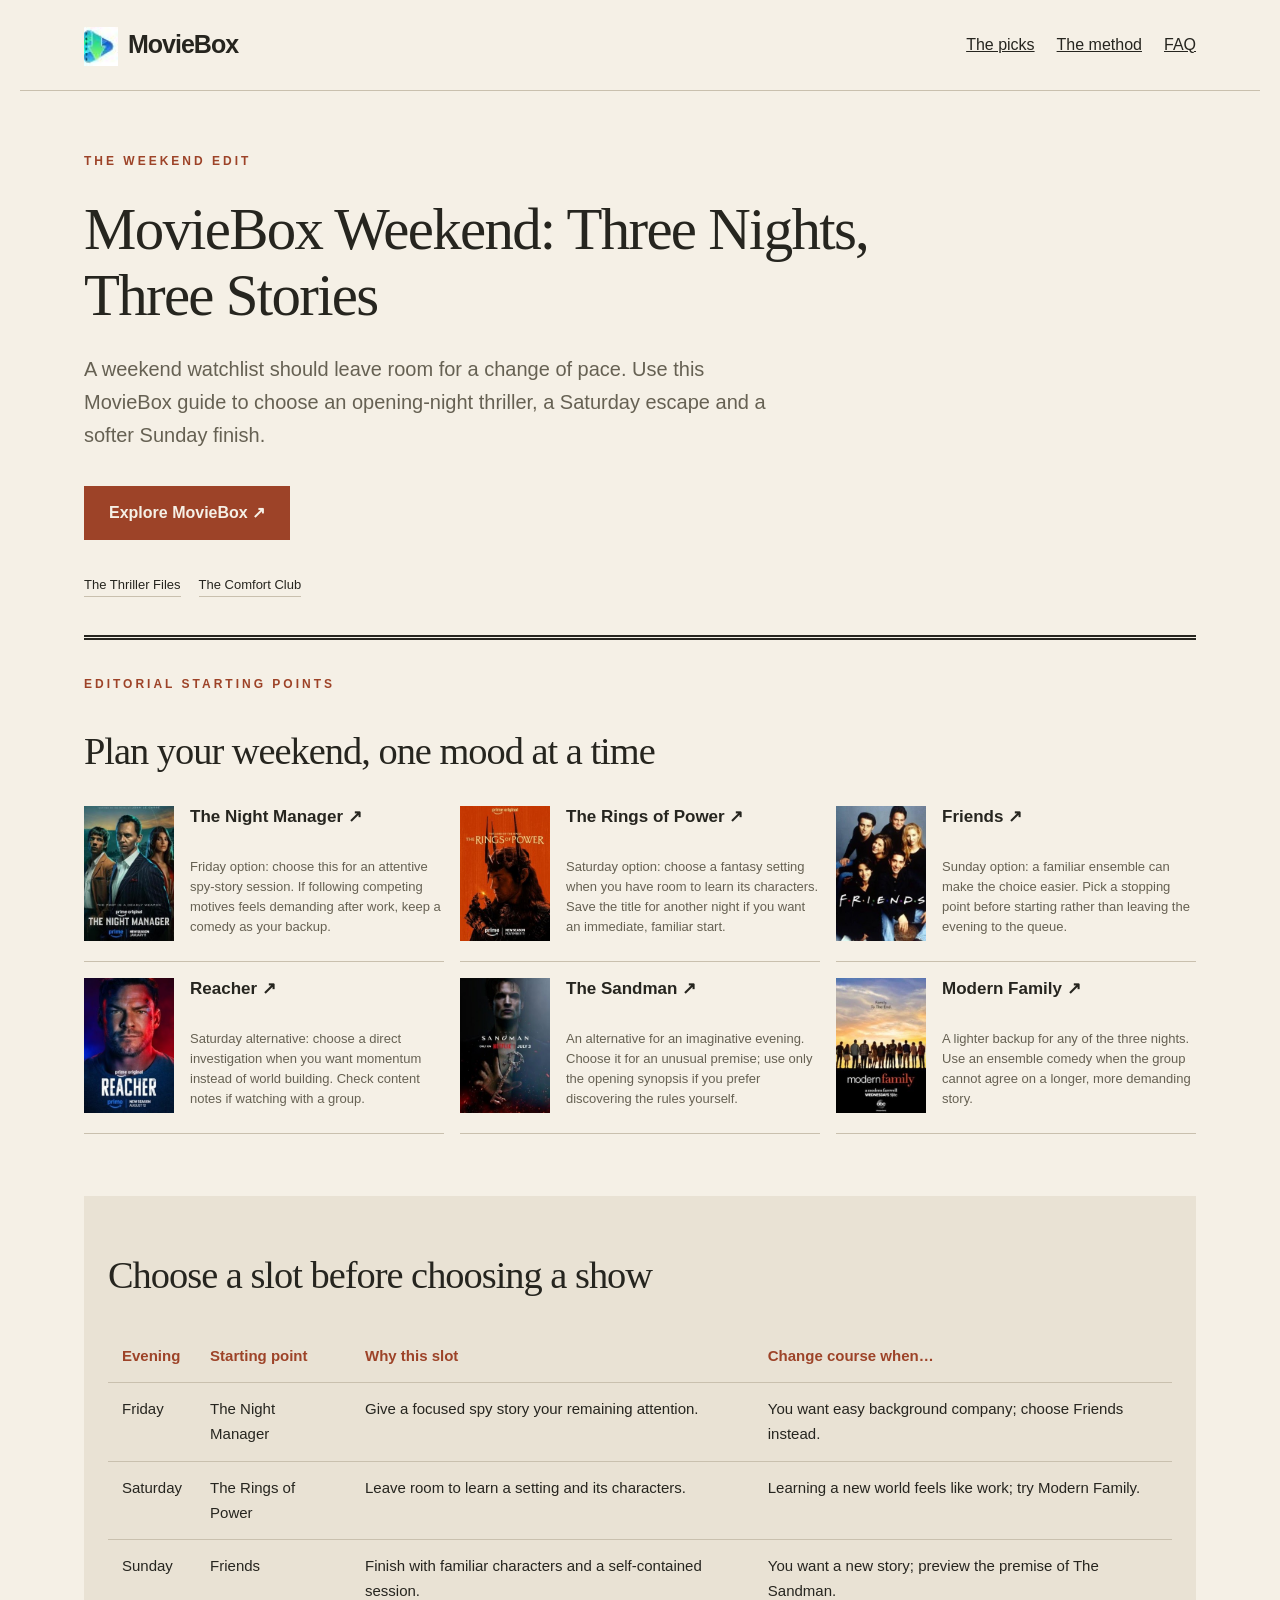
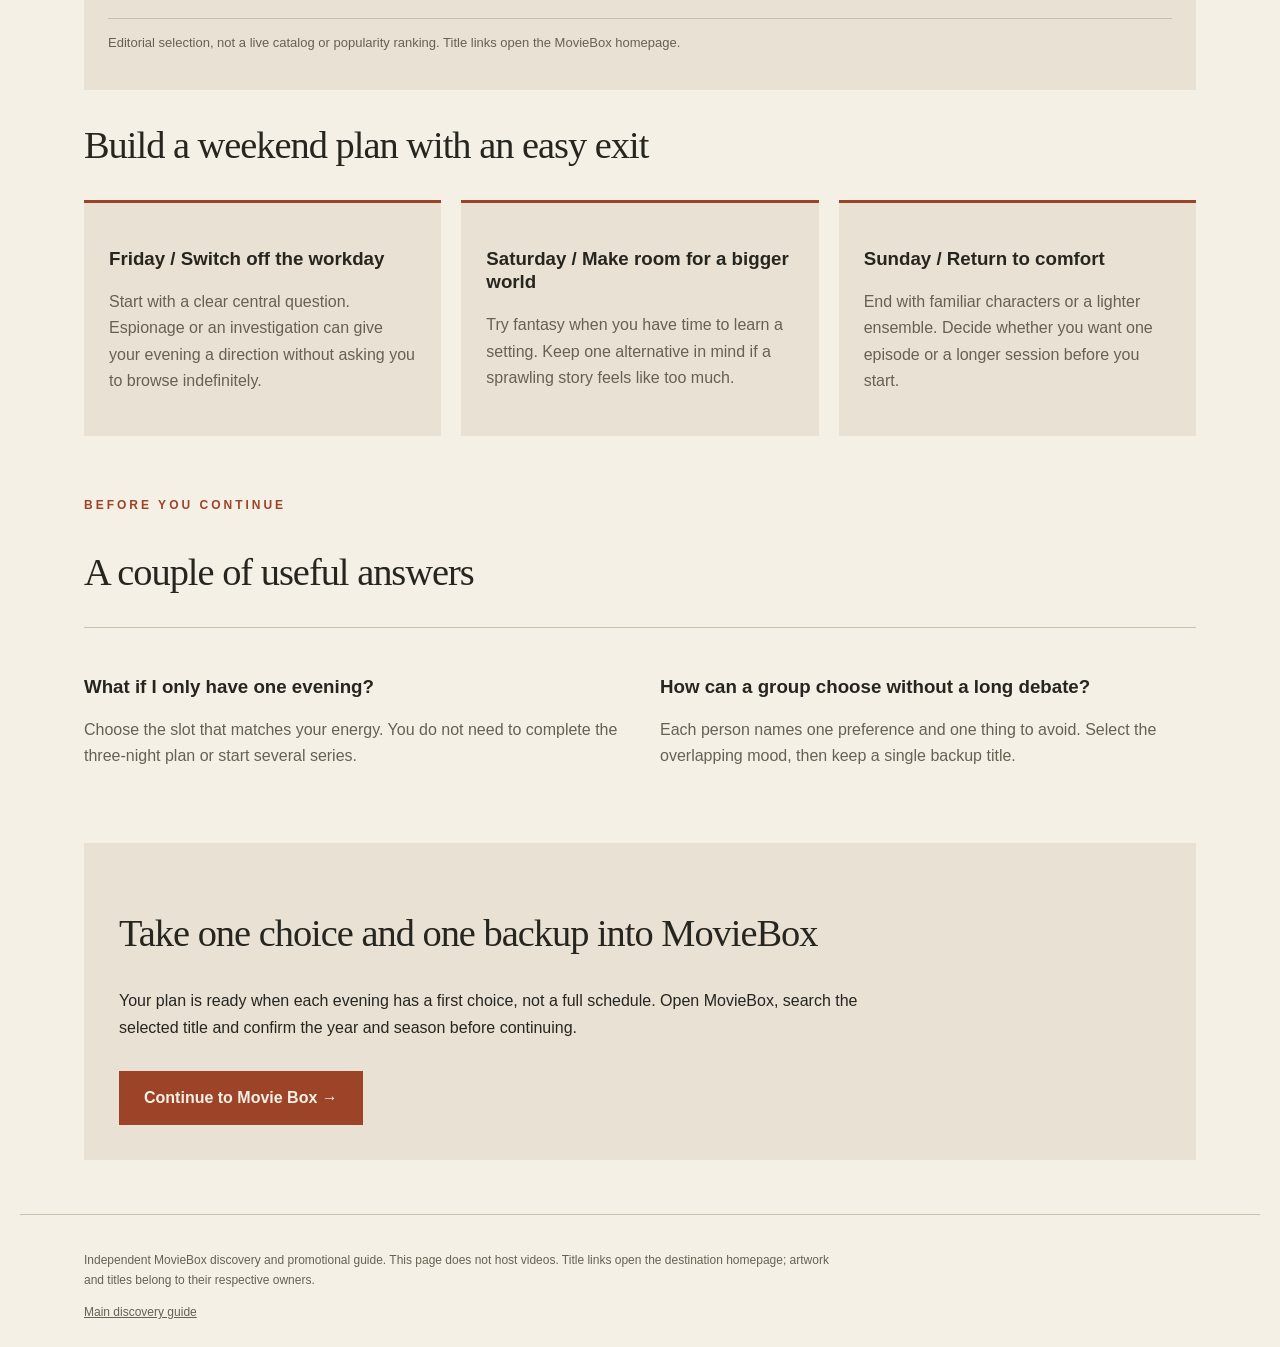
<file: moviebox-weekend/index.html>
<!doctype html><html lang="en"><head><meta charset="utf-8"><meta name="viewport" content="width=device-width,initial-scale=1"><title>MovieBox Weekend | A Three-Night Movie &amp; TV Plan</title><meta name="description" content="Build a MovieBox weekend watchlist with a Friday thriller, Saturday fantasy and Sunday comfort comedy. Compare moods before exploring Movie Box."><meta name="keywords" content="moviebox weekend, movie box watchlist, weekend movie ideas"><meta name="robots" content="index,follow"><link rel="canonical" href="https://ajingyx.github.io/movie-box/moviebox-weekend/"><meta property="og:type" content="website"><meta property="og:title" content="MovieBox Weekend | A Three-Night Movie &amp; TV Plan"><meta property="og:description" content="Build a MovieBox weekend watchlist with a Friday thriller, Saturday fantasy and Sunday comfort comedy. Compare moods before exploring Movie Box."><meta property="og:url" content="https://ajingyx.github.io/movie-box/moviebox-weekend/"><meta property="og:image" content="https://ajingyx.github.io/movie-box/assets/poster-10.jpg"><link rel="stylesheet" href="../editions.css"><script async src="https://www.googletagmanager.com/gtag/js?id=G-G60GH1EZV3"></script><script>window.dataLayer=window.dataLayer||[];function gtag(){dataLayer.push(arguments);}gtag('js',new Date());gtag('config','G-G60GH1EZV3');</script></head><body class="paper"><a class="skip" href="#main">Skip to content</a><header><a class="brand" href="../"><img src="../assets/logo.png" alt="MovieBox">MovieBox</a><nav aria-label="Page navigation"><a href="#picks">The picks</a><a href="#method">The method</a><a href="#faq">FAQ</a></nav></header><main id="main"><section class="hero"><span class="eyebrow">THE WEEKEND EDIT</span><h1>MovieBox Weekend: Three Nights, Three Stories</h1><p class="intro">A weekend watchlist should leave room for a change of pace. Use this MovieBox guide to choose an opening-night thriller, a Saturday escape and a softer Sunday finish.</p><a class="cta" href="https://themoviebox.xyz?utm_source=sitesgithub1">Explore MovieBox ↗</a><div class="index"><a href="../moviebox-thriller/">The Thriller Files</a><a href="../moviebox-comfort/">The Comfort Club</a></div></section><section class="collection" id="picks"><span class="eyebrow">EDITORIAL STARTING POINTS</span><h2>Plan your weekend, one mood at a time</h2><div class="cards"><article class="card"><img src="../assets/poster-10.jpg" alt="The Night Manager poster" loading="lazy" width="250" height="375"><h3><a href="https://themoviebox.xyz?utm_source=sitesgithub1" rel="sponsored">The Night Manager ↗</a></h3><p>Friday option: choose this for an attentive spy-story session. If following competing motives feels demanding after work, keep a comedy as your backup.</p></article><article class="card"><img src="../assets/poster-01.jpg" alt="The Rings of Power poster" loading="lazy" width="250" height="375"><h3><a href="https://themoviebox.xyz?utm_source=sitesgithub1" rel="sponsored">The Rings of Power ↗</a></h3><p>Saturday option: choose a fantasy setting when you have room to learn its characters. Save the title for another night if you want an immediate, familiar start.</p></article><article class="card"><img src="../assets/poster-31.jpg" alt="Friends poster" loading="lazy" width="250" height="375"><h3><a href="https://themoviebox.xyz?utm_source=sitesgithub1" rel="sponsored">Friends ↗</a></h3><p>Sunday option: a familiar ensemble can make the choice easier. Pick a stopping point before starting rather than leaving the evening to the queue.</p></article><article class="card"><img src="../assets/poster-13.jpg" alt="Reacher poster" loading="lazy" width="250" height="375"><h3><a href="https://themoviebox.xyz?utm_source=sitesgithub1" rel="sponsored">Reacher ↗</a></h3><p>Saturday alternative: choose a direct investigation when you want momentum instead of world building. Check content notes if watching with a group.</p></article><article class="card"><img src="../assets/poster-24.jpg" alt="The Sandman poster" loading="lazy" width="250" height="375"><h3><a href="https://themoviebox.xyz?utm_source=sitesgithub1" rel="sponsored">The Sandman ↗</a></h3><p>An alternative for an imaginative evening. Choose it for an unusual premise; use only the opening synopsis if you prefer discovering the rules yourself.</p></article><article class="card"><img src="../assets/poster-33.jpg" alt="Modern Family poster" loading="lazy" width="250" height="375"><h3><a href="https://themoviebox.xyz?utm_source=sitesgithub1" rel="sponsored">Modern Family ↗</a></h3><p>A lighter backup for any of the three nights. Use an ensemble comedy when the group cannot agree on a longer, more demanding story.</p></article></div></section><section class="comparison"><h2>Choose a slot before choosing a show</h2><div class="table-wrap" role="region" aria-label="Choose a slot before choosing a show" tabindex="0"><table><thead><tr><th scope="col">Evening</th><th scope="col">Starting point</th><th scope="col">Why this slot</th><th scope="col">Change course when…</th></tr></thead><tbody><tr><td>Friday</td><td>The Night Manager</td><td>Give a focused spy story your remaining attention.</td><td>You want easy background company; choose Friends instead.</td></tr><tr><td>Saturday</td><td>The Rings of Power</td><td>Leave room to learn a setting and its characters.</td><td>Learning a new world feels like work; try Modern Family.</td></tr><tr><td>Sunday</td><td>Friends</td><td>Finish with familiar characters and a self-contained session.</td><td>You want a new story; preview the premise of The Sandman.</td></tr></tbody></table></div><p class="editorial-note">Editorial selection, not a live catalog or popularity ranking. Title links open the MovieBox homepage.</p></section><section id="method"><h2>Build a weekend plan with an easy exit</h2><div class="method"><article><h3>Friday / Switch off the workday</h3><p>Start with a clear central question. Espionage or an investigation can give your evening a direction without asking you to browse indefinitely.</p></article><article><h3>Saturday / Make room for a bigger world</h3><p>Try fantasy when you have time to learn a setting. Keep one alternative in mind if a sprawling story feels like too much.</p></article><article><h3>Sunday / Return to comfort</h3><p>End with familiar characters or a lighter ensemble. Decide whether you want one episode or a longer session before you start.</p></article></div></section><section id="faq"><span class="eyebrow">BEFORE YOU CONTINUE</span><h2>A couple of useful answers</h2><div class="faq"><article><h3>What if I only have one evening?</h3><p>Choose the slot that matches your energy. You do not need to complete the three-night plan or start several series.</p></article><article><h3>How can a group choose without a long debate?</h3><p>Each person names one preference and one thing to avoid. Select the overlapping mood, then keep a single backup title.</p></article></div></section><section class="closing"><h2>Take one choice and one backup into MovieBox</h2><p>Your plan is ready when each evening has a first choice, not a full schedule. Open MovieBox, search the selected title and confirm the year and season before continuing.</p><a class="cta" href="https://themoviebox.xyz?utm_source=sitesgithub1">Continue to Movie Box →</a></section></main><footer><p>Independent MovieBox discovery and promotional guide. This page does not host videos. Title links open the destination homepage; artwork and titles belong to their respective owners.</p><a href="../">Main discovery guide</a></footer></body></html>
</file>
<file: styles.css>
*{box-sizing:border-box}html{scroll-behavior:smooth;scroll-padding-top:90px}body{margin:0;background:#101112;color:#f4f5f7;font:15px/1.65 Arial,Helvetica,sans-serif}a{color:#2ff58b;text-decoration:none;transition:background .18s,color .18s}a:hover{background:#2ff58b1c;color:#72ffae}a:focus-visible{outline:2px solid #2ff58b;outline-offset:4px}p{color:#b9bec8;margin:0 0 14px}h1,h2,h3{line-height:1.2;color:#f4f5f7}h2{font-size:25px;margin:0 0 20px}h3{font-size:17px;margin:23px 0 8px}.shell{max-width:1200px;padding:0 32px;margin:auto}header{border-bottom:1px solid #272b2d;background:#141617}.header-inner{display:flex;align-items:center;justify-content:space-between;min-height:82px}.brand{display:flex;align-items:center;gap:12px;color:#fff;font-size:21px;font-weight:700}.brand img{width:40px;height:40px;object-fit:contain}.brand small{display:block;color:#939b9f;font-size:9px;letter-spacing:2px}nav{display:flex;gap:28px}nav a{color:#b9bec8;font-size:13px;padding:6px 9px;border-radius:5px}.hero{padding:62px 0 44px;max-width:780px}.eyebrow{color:#2ff58b;font-size:10px;font-weight:700;letter-spacing:1.8px;margin:0 0 16px}h1{font-size:clamp(36px,5vw,60px);letter-spacing:-2px;margin:0 0 20px}h1 span{color:#2ff58b}.intro{font-size:16px;max-width:600px;line-height:1.8}.cta{display:inline-block;background:#2ff58b;color:#0a2114;padding:12px 22px;border-radius:6px;font-weight:700;margin-top:8px}.cta:hover{background:#6bffac;color:#071a0e}.hero-note{font-size:11px;letter-spacing:.6px;color:#7f898e;margin:16px 0 0}.collection{margin-bottom:29px}.row-heading{display:flex;align-items:center;justify-content:space-between;margin-bottom:13px}.row-heading h2{font-size:20px;margin:0}.row-heading span{color:#687277;font-size:9px;letter-spacing:1.4px}.poster-grid{display:grid;grid-template-columns:repeat(6,minmax(0,1fr));gap:15px}.poster-card{min-width:0}.poster-card img{display:block;width:100%;height:auto;aspect-ratio:2/3;object-fit:cover;border-radius:7px;background:#202526}.poster-title{display:block;font-size:12px;font-weight:600;line-height:1.4;padding:9px 5px 7px;margin:0 -5px;border-radius:4px}.two-col{display:grid;grid-template-columns:repeat(2,minmax(0,1fr));gap:20px}.panel{padding:28px;background:#181b1d;border:1px solid #282e31;border-radius:10px}.panel p:last-child{margin-bottom:0}.panel .eyebrow{margin-bottom:15px}.panel p{font-size:14px}.text-link,.mood-link{display:inline-block;padding:5px 7px;margin-left:-7px;border-radius:4px;font-weight:600}.mood-link{font-size:15px}.editorial{margin:46px 0 22px}.about{margin:22px 0}.about .panel{background:linear-gradient(110deg,#172a21,#171c1a);padding:32px}.section-intro{padding:25px 0 18px;border:0;background:none}.section-intro h2{margin-bottom:10px}.genre-grid .panel{min-height:230px}.steps,.faq{margin-top:22px}.closing{margin-top:25px;text-align:center}.closing .panel{padding:38px 25px}.closing h2{font-size:30px}.closing p{max-width:700px;margin:0 auto 18px}.closing p:last-child{font-size:11px;color:#7f898e;max-width:800px}footer{display:flex;justify-content:space-between;gap:20px;padding-top:28px!important;padding-bottom:28px!important;color:#7f898e;font-size:11px}.skip{position:absolute;left:10px;top:-80px;padding:10px;background:#121}.skip:focus{top:10px}@media(max-width:760px){.shell{padding:0 20px}.hero{padding-top:38px}.poster-grid{grid-template-columns:repeat(3,minmax(0,1fr));gap:12px}.two-col{grid-template-columns:1fr}.header-inner{min-height:70px}.brand{font-size:17px}nav{gap:4px}nav a{font-size:11px;padding:5px}.panel{padding:23px}.editorial{margin-top:30px}.row-heading span{font-size:8px}.hero-note{font-size:10px}}@media(prefers-reduced-motion:reduce){html{scroll-behavior:auto}a{transition:none}}
/* editorial optimization */
.hero h1{font-size:clamp(34px,4.6vw,62px);line-height:1.12;max-width:950px}.hero{padding-top:40px;padding-bottom:32px}.decision-guide,.guide-method,#new-editions{margin:28px 0}.table-wrap{overflow:auto}table{border-collapse:collapse;text-align:left;width:100%;font-size:15px}th,td{padding:14px;border-bottom:1px solid #3b4245;vertical-align:top}th{color:#74f4b5}.guide-note{color:#adb6b1;font-size:13px}.guide-grid{display:grid;grid-template-columns:repeat(3,minmax(0,1fr));gap:18px}.faq-grid{grid-template-columns:repeat(2,minmax(0,1fr))}.guide-grid .panel{height:100%}.poster-title{min-height:40px;display:block}.table-wrap:focus-visible{outline:2px solid #74f4b5}.guide-grid h3{margin-top:0}section{scroll-margin-top:90px}@media(max-width:700px){.hero h1{font-size:36px}.hero{padding-top:28px}.guide-grid,.faq-grid{grid-template-columns:1fr}table{min-width:600px}.poster-title{font-size:14px}.table-wrap{max-width:100%}}
</file>
<file: editions.css>
*{box-sizing:border-box}html{scroll-behavior:smooth}body{margin:0;font:16px/1.65 Arial,sans-serif;background:var(--bg);color:var(--ink)}a{color:inherit}a:focus-visible{outline:3px solid var(--accent);outline-offset:6px}a:hover{background:var(--accent);color:var(--bg)}header,main,footer{max-width:1240px;margin:auto;padding:24px 5%}header{display:flex;justify-content:space-between;align-items:center;border-bottom:1px solid var(--line)}nav{display:flex;gap:22px}.brand{font-weight:900;text-decoration:none;letter-spacing:-1px;font-size:25px}.brand img{width:34px;vertical-align:middle;margin-right:10px}.eyebrow{font-size:12px;letter-spacing:3px;font-weight:bold;color:var(--accent)}h1{font-size:clamp(42px,6.4vw,88px);line-height:1.02;letter-spacing:-3px;max-width:860px;margin:24px 0}h2{font-size:clamp(26px,3vw,42px);line-height:1.2;letter-spacing:-1px}h3{line-height:1.25}p{max-width:750px}.hero{padding:52px 0 58px;position:relative}.intro{font-size:20px;max-width:700px;color:var(--muted)}.cta{display:inline-block;border:1px solid var(--accent);padding:13px 24px;background:var(--accent);color:var(--bg);font-weight:bold;text-decoration:none;margin-top:14px}.cta:hover{background:var(--ink);color:var(--bg)}.index{display:flex;gap:18px;flex-wrap:wrap;margin-top:34px}.index a{text-decoration:none;border-bottom:1px solid var(--line);font-size:13px}.collection{padding:30px 0}.cards{display:grid;grid-template-columns:repeat(6,minmax(0,1fr));gap:16px}.card img{width:100%;aspect-ratio:2/3;object-fit:cover;display:block}.card h3{font-size:17px;margin:12px 0 6px}.card p{font-size:13px;line-height:1.55;color:var(--muted)}.card a{text-decoration:none}.method{display:grid;grid-template-columns:repeat(3,1fr);gap:20px;margin:30px 0 55px}.method article{padding:25px;background:var(--panel);border-top:3px solid var(--accent)}.method p,.faq p{color:var(--muted)}.faq{display:grid;grid-template-columns:1fr 1fr;gap:40px;border-top:1px solid var(--line);padding:28px 0}.closing{margin:30px 0;padding:35px;background:var(--panel)}footer{font-size:12px;color:var(--muted);border-top:1px solid var(--line)}.paper{--bg:#f5f0e6;--ink:#26251f;--muted:#666153;--accent:#9d4328;--panel:#e9e2d4;--line:#c9c0ae}.paper h1,.paper h2{font-family:Georgia,serif;font-weight:normal}.paper .hero{border-bottom:5px double var(--ink)}.paper .cards{grid-template-columns:repeat(3,1fr)}.paper .card{display:grid;grid-template-columns:90px 1fr;gap:16px;border-bottom:1px solid var(--line);padding-bottom:20px}.paper .card img{grid-row:1/3}.paper .card h3,.paper .card p{margin:0}.noir{--bg:#10151b;--ink:#edf2f5;--muted:#a6b2bd;--accent:#78e0df;--panel:#1a242e;--line:#35424c}.noir .eyebrow,.noir .index,.noir .method h3{font-family:monospace}.noir .hero{padding-right:15%;border-left:2px solid var(--accent);padding-left:30px}.noir .card{border:1px solid var(--line);padding:10px}.peach{--bg:#fff4ed;--ink:#432c3b;--muted:#78636d;--accent:#b14268;--panel:#f7dfe5;--line:#dfc6ce}.peach h1{max-width:650px}.peach .hero{text-align:center}.peach .hero p{margin-left:auto;margin-right:auto}.peach .index{justify-content:center}.peach .card img{border-radius:100px 100px 12px 12px}.peach .method article,.peach .closing{border-radius:24px}.atlas{--bg:#122c29;--ink:#f4edd8;--muted:#b5c7b6;--accent:#d9bd73;--panel:#203d35;--line:#496155}.atlas h1,.atlas h2{font-family:Georgia,serif;font-weight:normal}.atlas .hero{border-bottom:1px solid var(--accent)}.atlas .cards{grid-template-columns:repeat(3,1fr)}.atlas .card{display:grid;grid-template-columns:110px 1fr;gap:18px;border-bottom:1px solid var(--line);padding:15px 0}.atlas .card img{grid-row:1/3;border-radius:60px 60px 0 0}.atlas .card h3,.atlas .card p{margin:0}.signal{--bg:#f5f6f3;--ink:#172632;--muted:#52636e;--accent:#c84b17;--panel:#e2e8e7;--line:#b8c5c7}.signal header{border-bottom:8px solid var(--ink)}.signal .hero{display:grid;grid-template-columns:2fr 1fr;gap:16px}.signal .hero h1{grid-row:2/5}.signal .hero .eyebrow{grid-column:1/-1}.signal .hero .index{grid-column:1/-1}.signal .method article{border:1px solid var(--ink);box-shadow:5px 5px 0 var(--ink)}.studio{--bg:#15102c;--ink:#faf6ff;--muted:#bcb3d3;--accent:#c9b1ff;--panel:#27203e;--line:#504761}.studio .hero{max-width:780px;margin:auto;text-align:center}.studio .index{justify-content:center}.studio .cards{grid-template-columns:repeat(3,1fr)}.studio .card{background:var(--panel);padding:18px;border-radius:18px;display:grid;grid-template-columns:95px 1fr;gap:14px}.studio .card img{grid-row:1/3;border-radius:8px}.studio .card h3,.studio .card p{margin:0}.studio .method{counter-reset:steps}.studio .method article{border-radius:18px;border:none}.studio .closing{border-radius:24px}@media(max-width:760px){header{align-items:flex-start;gap:15px}nav{gap:12px;font-size:13px}.brand{font-size:20px}h1{letter-spacing:-1.5px}.hero{padding-top:30px}.intro{font-size:17px}.cards{grid-template-columns:repeat(3,1fr);gap:12px}.paper .cards,.atlas .cards,.studio .cards{grid-template-columns:1fr}.method,.faq{grid-template-columns:1fr;gap:16px}.signal .hero{display:block}.noir .hero{padding-right:0;padding-left:15px}.card p{font-size:12px}.index{gap:12px}}

.hero{padding-top:32px;padding-bottom:38px}h1{font-size:clamp(34px,4.6vw,64px);line-height:1.12;letter-spacing:-1.7px}.skip{position:absolute;left:12px;top:-100px;padding:12px;background:var(--accent);color:var(--bg);z-index:9}.skip:focus{top:10px}section{scroll-margin-top:24px}.comparison{margin:32px 0;padding:24px;background:var(--panel)}.table-wrap{overflow:auto}table{width:100%;border-collapse:collapse;text-align:left;font-size:15px}th,td{padding:14px;border-bottom:1px solid var(--line);vertical-align:top}th{color:var(--accent)}.editorial-note{font-size:13px;color:var(--muted)}.collection .cards{align-items:start}.peach h1{margin-left:auto;margin-right:auto}.card img{height:auto}.card h3 a{display:inline-block;min-height:32px}.cards{grid-template-columns:repeat(auto-fit,minmax(150px,1fr))}.paper .cards,.atlas .cards,.studio .cards{grid-template-columns:repeat(3,minmax(0,1fr))}@media(max-width:760px){header{flex-wrap:wrap;padding-top:18px;padding-bottom:18px}nav a{padding:6px 0}.cards{grid-template-columns:repeat(2,minmax(0,1fr))}.paper .cards,.atlas .cards,.studio .cards{grid-template-columns:1fr}h1{font-size:36px;letter-spacing:-1px}.hero{padding-bottom:28px}.comparison{padding:16px}.comparison table{min-width:580px}.card p{font-size:14px;line-height:1.65}.method article{padding:20px}.closing{padding:24px}.cta{max-width:100%}}
</file>
